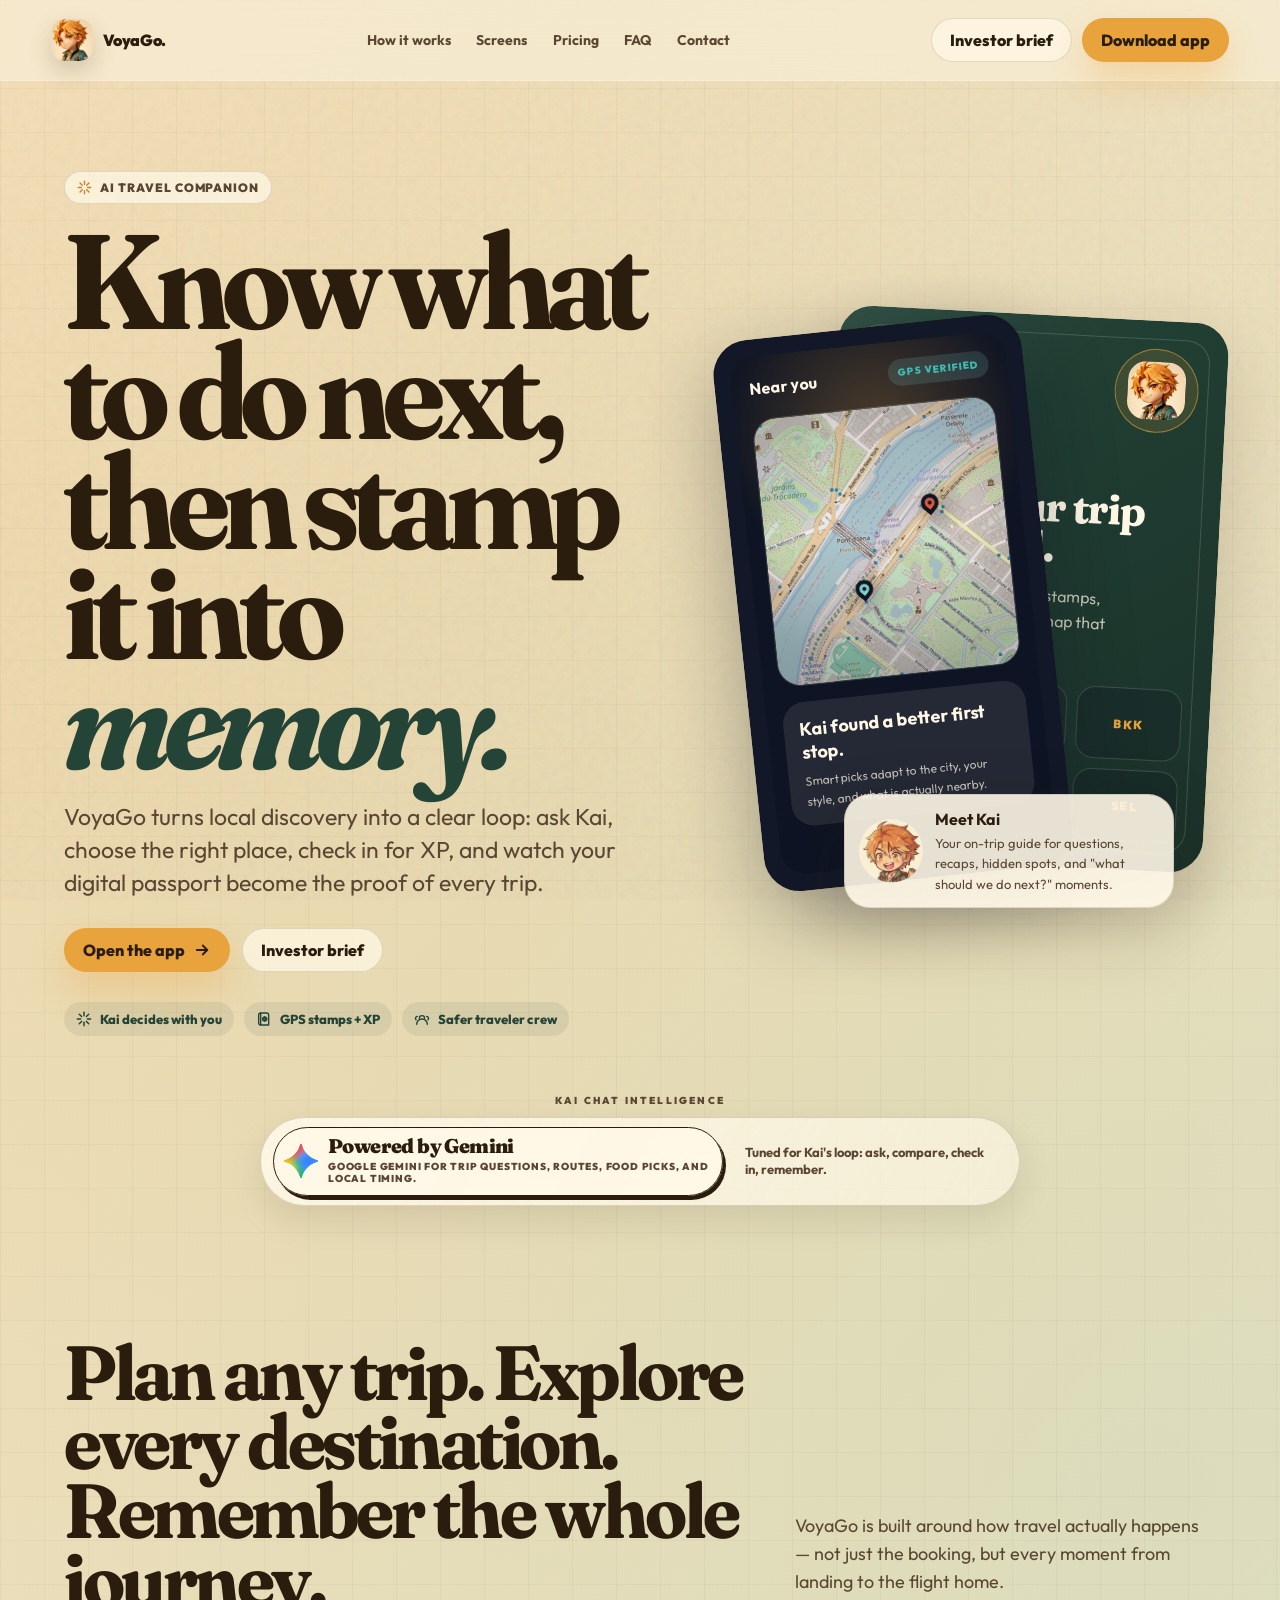
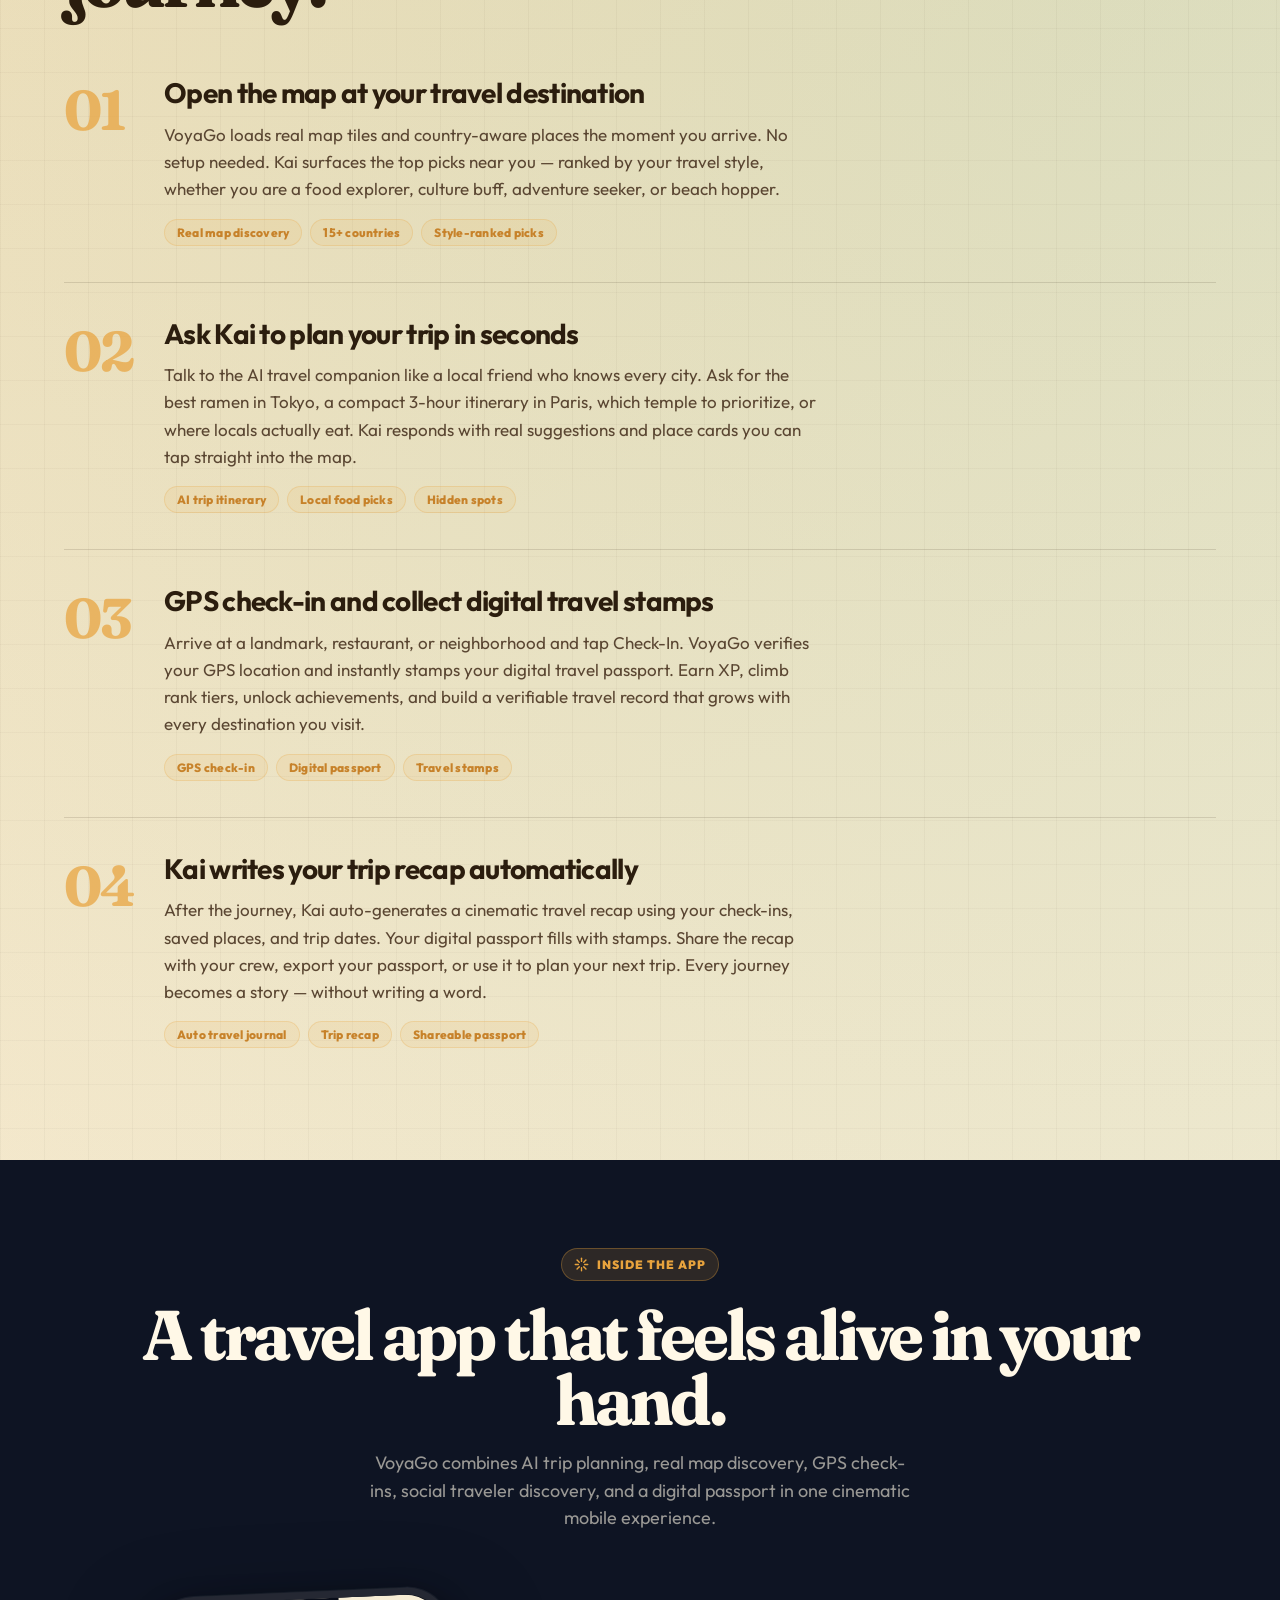
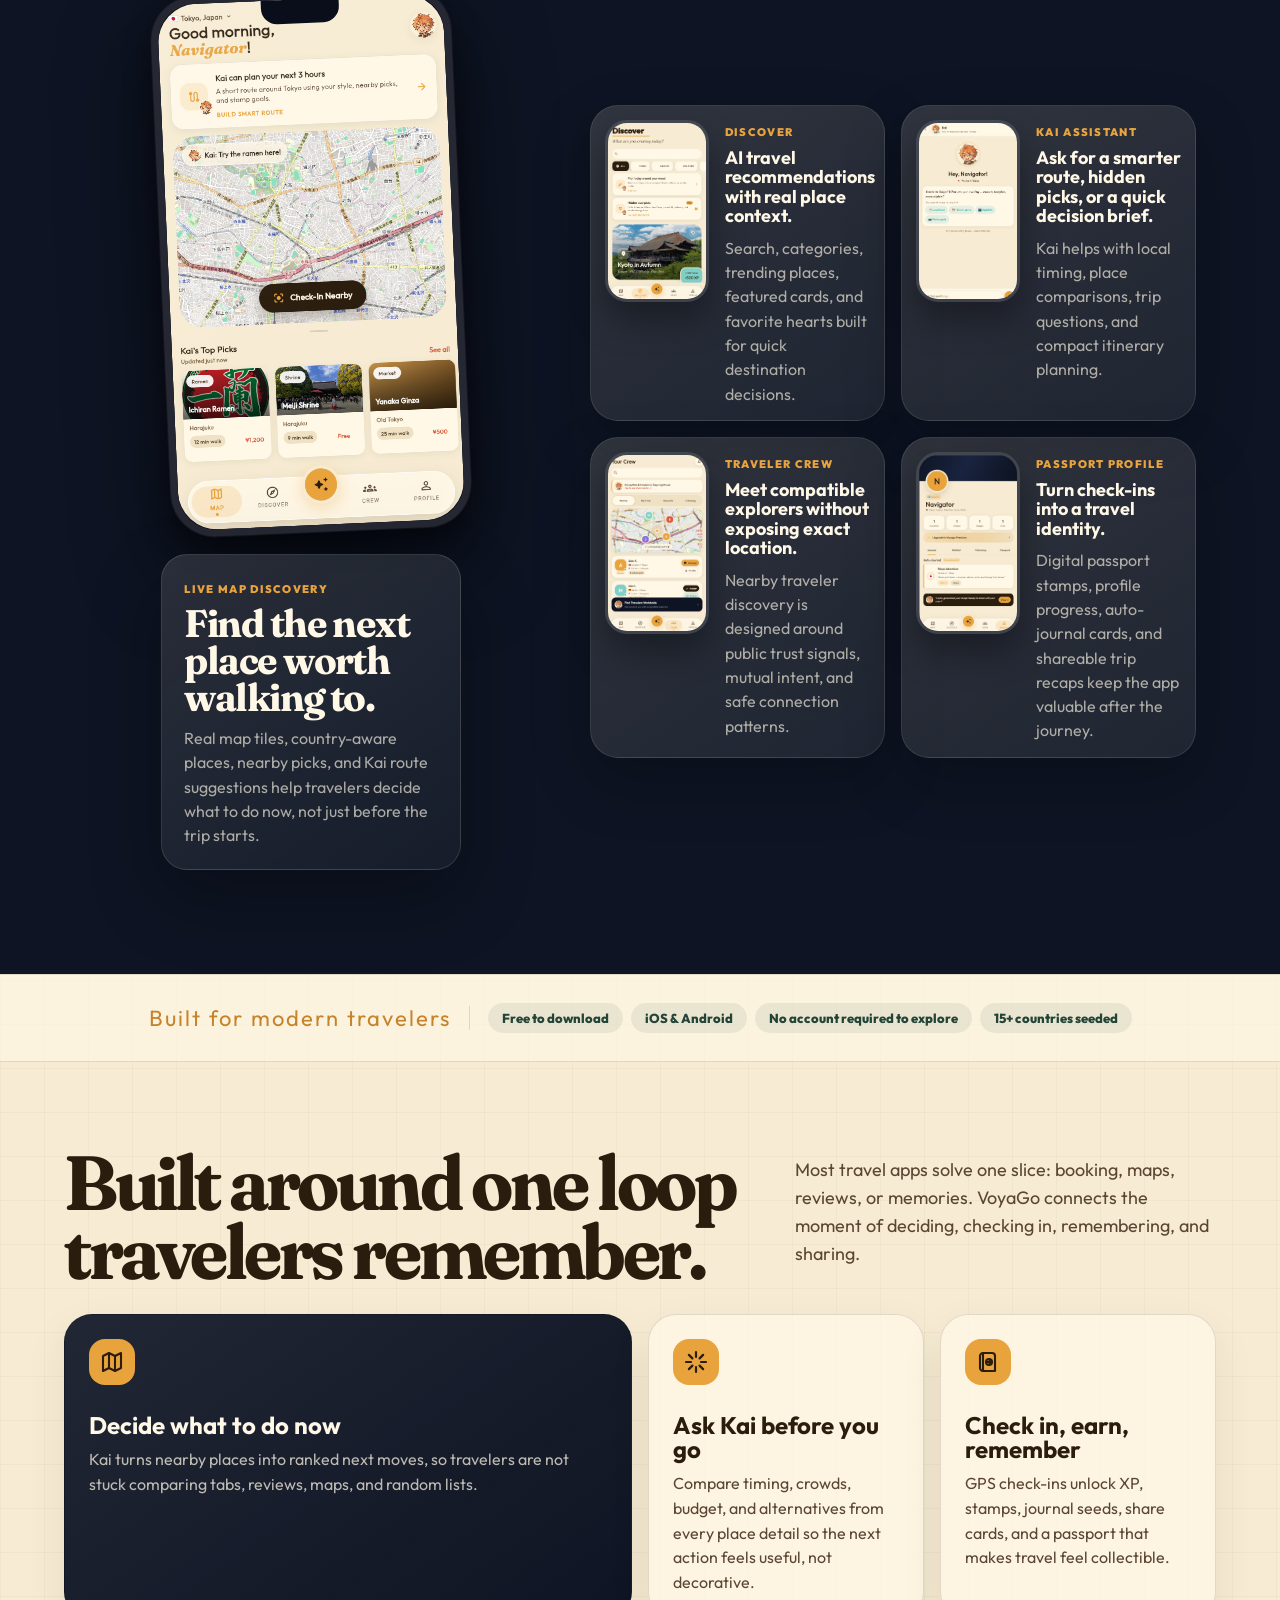
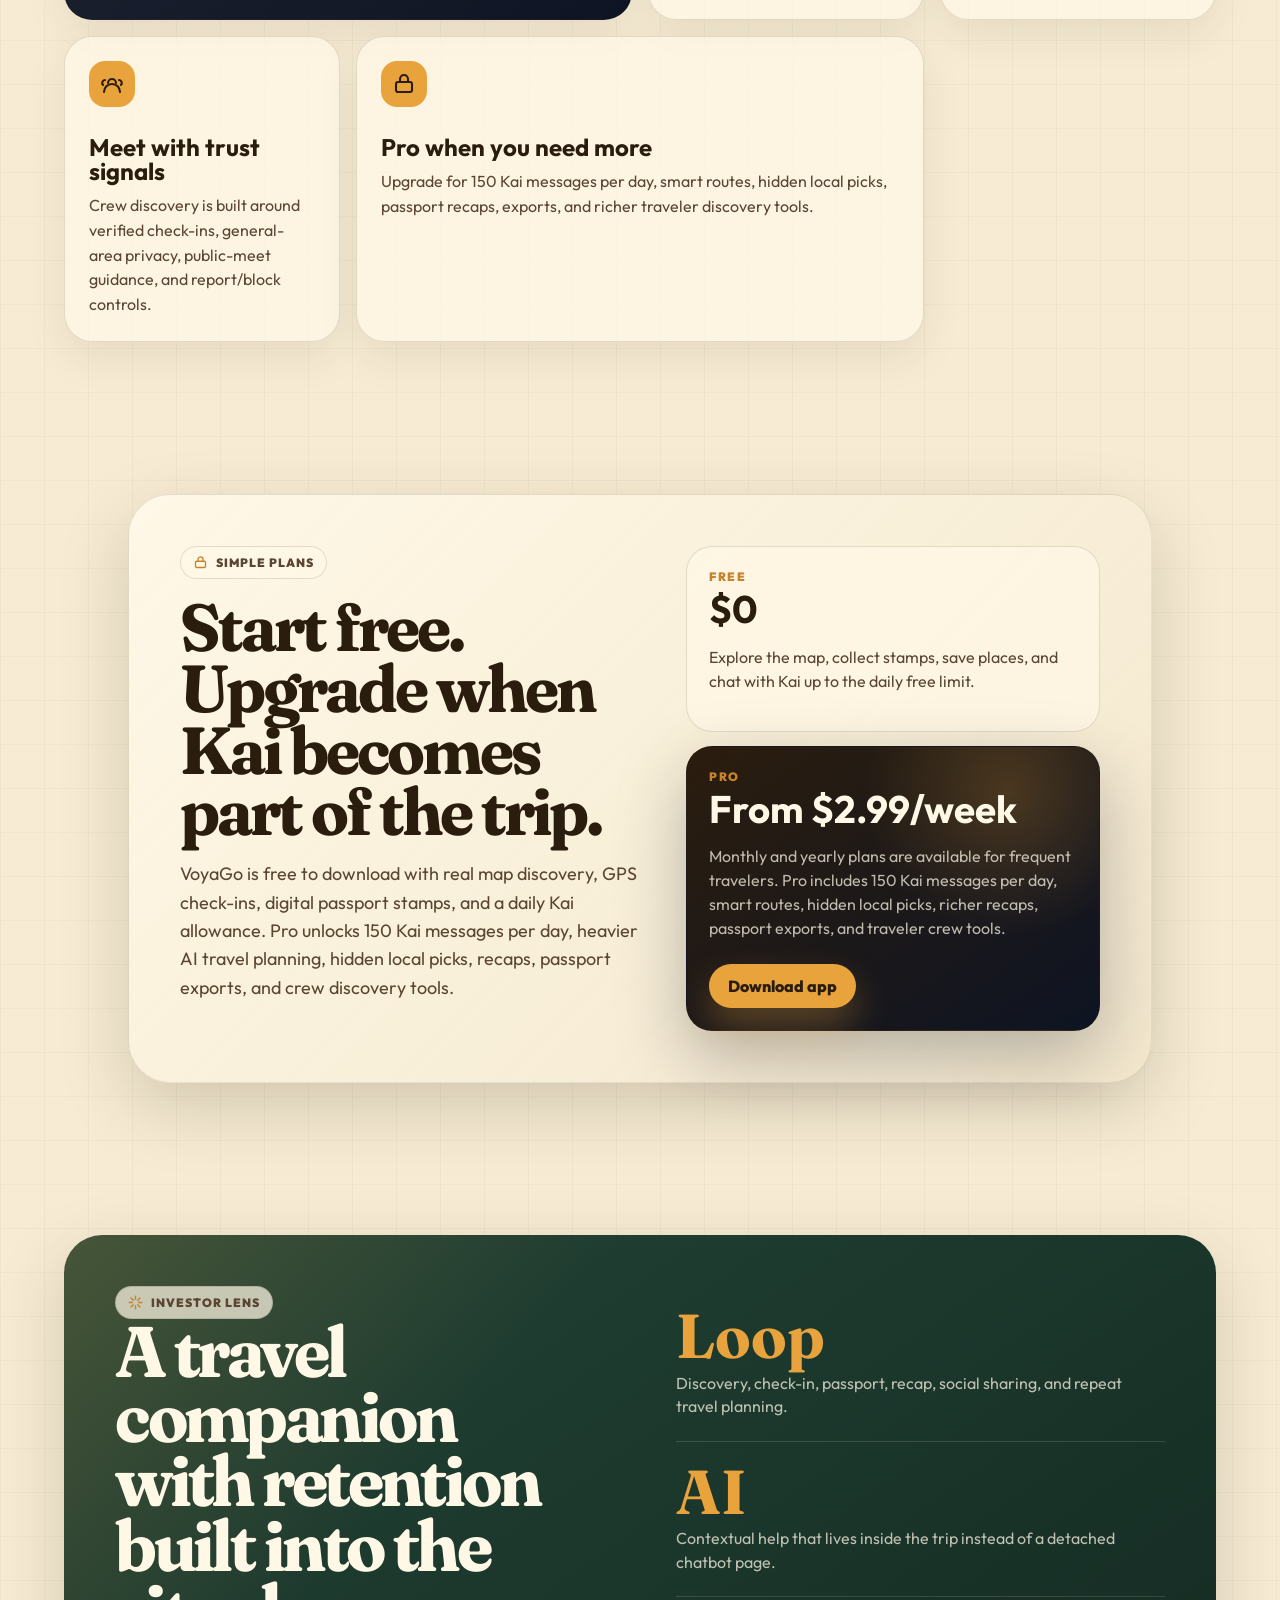
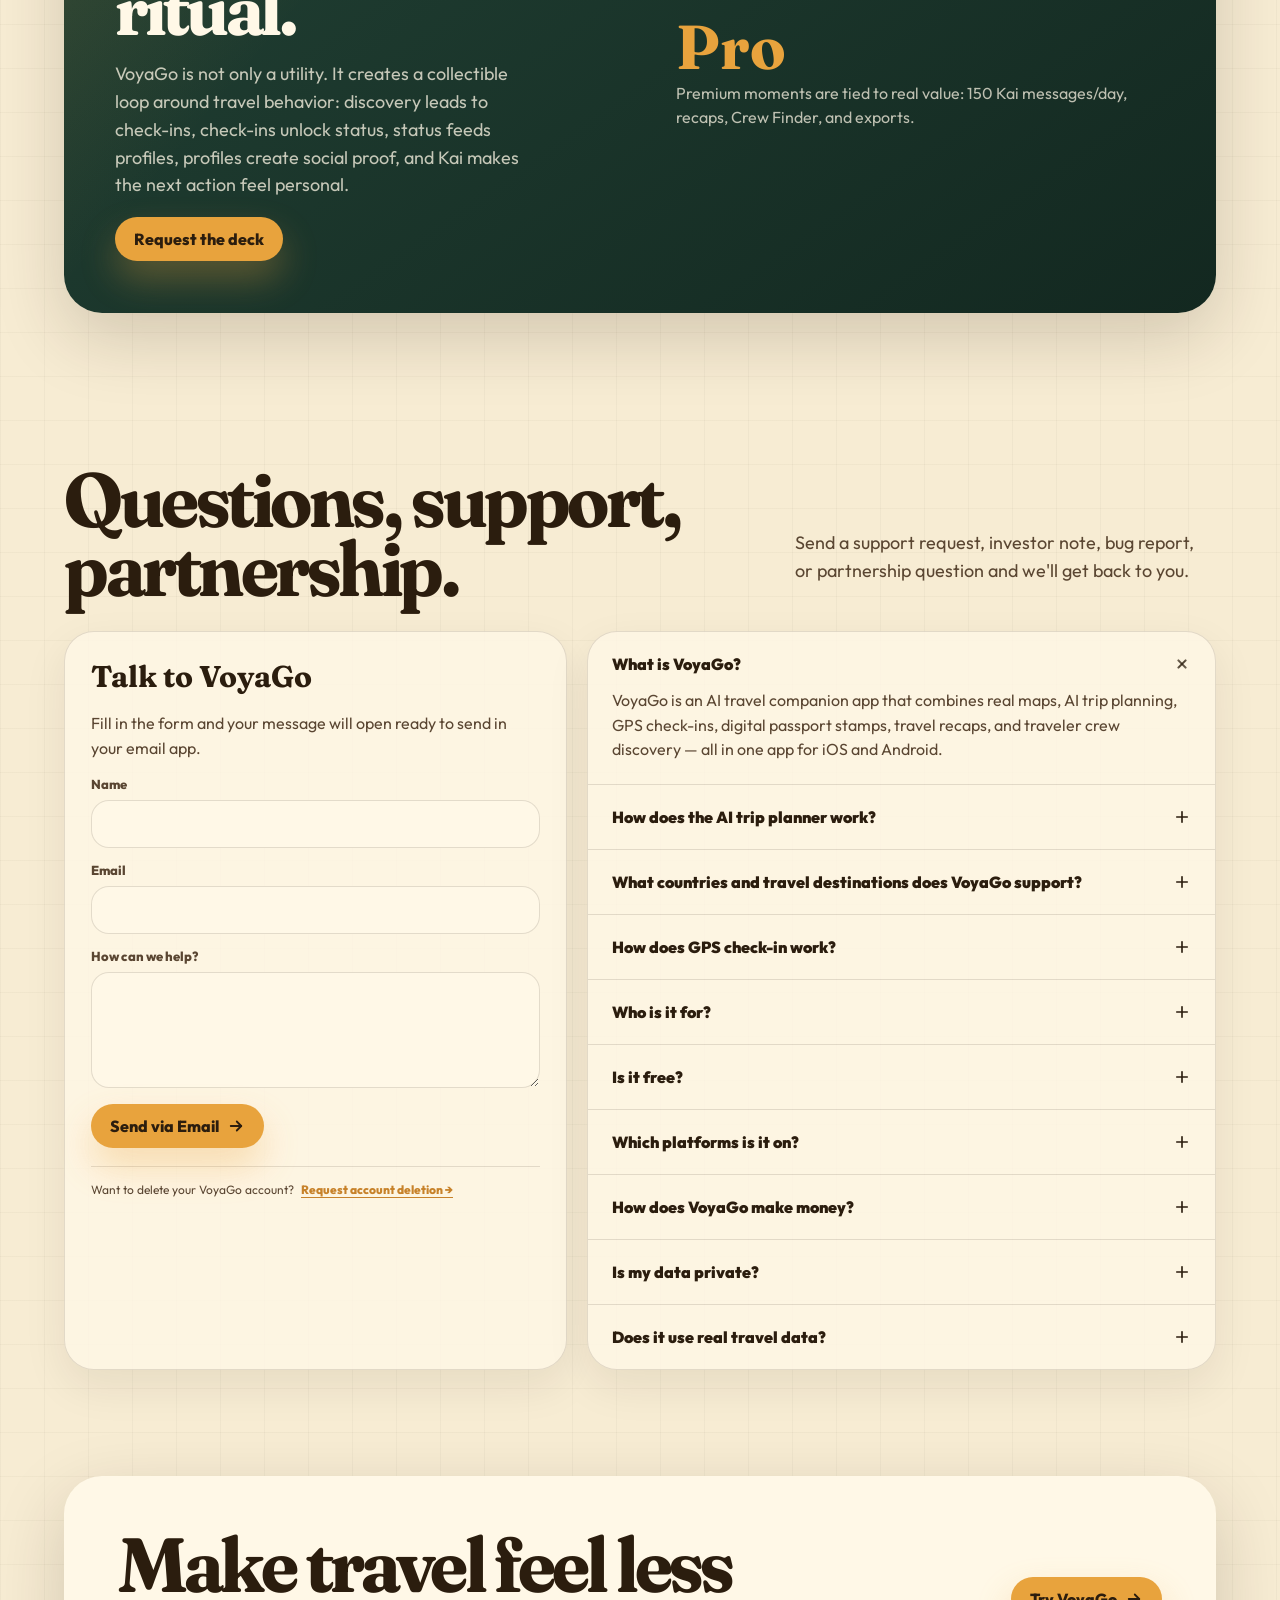
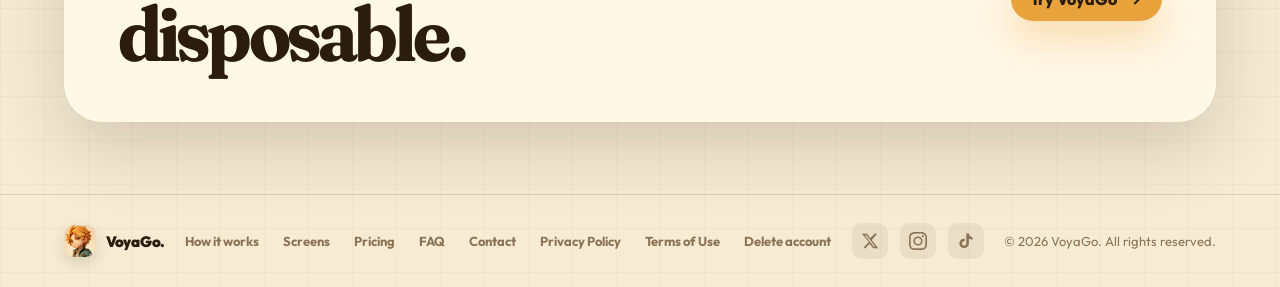
<file: index.html>
﻿<!DOCTYPE html>
<html lang="en">
<head>
  <meta charset="UTF-8">
  <meta name="viewport" content="width=device-width, initial-scale=1.0">
  <meta name="description" content="VoyaGo is an AI travel companion that helps you decide what to do now, ask Kai for smarter local guidance, unlock GPS check-in stamps, and turn every trip into a digital passport.">
  <meta name="keywords" content="AI travel app, AI travel planner, trip planning app, smart itinerary planner, GPS check-in app, digital travel passport, travel stamps app, travel companion app, local discovery app">
  <link rel="canonical" href="https://voyagoo.app/">

  <!-- Open Graph -->
  <meta property="og:type" content="website">
  <meta property="og:site_name" content="VoyaGo">
  <meta property="og:title" content="VoyaGo - AI travel companion">
  <meta property="og:description" content="Ask Kai what to do now, open real place details, check in for XP and passport stamps, then turn your trip into a shareable travel story.">
  <meta property="og:image" content="https://voyagoo.app/landing-assets/og-cover.png">
  <meta property="og:url" content="https://voyagoo.app">

  <!-- Twitter Card -->
  <meta name="twitter:card" content="summary_large_image">
  <meta name="twitter:title" content="VoyaGo - AI travel companion and digital passport">
  <meta name="twitter:description" content="AI trip planning, real map discovery, GPS check-ins, travel stamps, recaps, and traveler crew discovery in one app.">
  <meta name="twitter:image" content="https://voyagoo.app/landing-assets/og-cover.png">

  <meta name="robots" content="index, follow">
  <meta name="author" content="VoyaGo">
  <meta name="theme-color" content="#e8a33d">
  <meta name="mobile-web-app-capable" content="yes">
  <meta name="apple-mobile-web-app-title" content="VoyaGo">

  <title>VoyaGo | AI Travel Companion, GPS Stamps & Digital Passport</title>
  <link rel="icon" type="image/png" href="favicon.png">
  <link rel="apple-touch-icon" href="icons/Icon-192.png">

  <!-- Preload critical font for LCP -->
  <link rel="preconnect" href="https://fonts.googleapis.com">
  <link rel="preconnect" href="https://fonts.gstatic.com" crossorigin>
  <link rel="preload" as="style" href="https://fonts.googleapis.com/css2?family=Fraunces:opsz,wght,SOFT,WONK@9..144,700..900,50,1&family=Outfit:wght@400;600;800;900&display=swap">

  <link rel="sitemap" type="application/xml" title="Sitemap" href="/sitemap.xml">
  <link rel="stylesheet" href="landing.css">

  <!-- Schema: SoftwareApplication -->
  <script type="application/ld+json">
  {
    "@context": "https://schema.org",
    "@type": "SoftwareApplication",
    "name": "VoyaGo",
    "applicationCategory": "TravelApplication",
    "operatingSystem": "iOS, Android",
    "description": "AI travel companion app for trip planning, real map discovery, GPS check-ins, digital passport stamps, travel recaps, and traveler crew discovery.",
    "url": "https://voyagoo.app",
    "screenshot": "https://voyagoo.app/landing-assets/screen-map.png",
    "featureList": "AI trip planning, GPS check-ins, digital passport stamps, travel maps, traveler crew discovery, travel recaps",
    "offers": {
      "@type": "Offer",
      "price": "0",
      "priceCurrency": "USD",
      "description": "Free to download. Pro plans from $2.99/week."
    },
    "aggregateRating": {
      "@type": "AggregateRating",
      "ratingValue": "5",
      "ratingCount": "1"
    }
  }
  </script>

  <!-- Schema: Organization -->
  <script type="application/ld+json">
  {
    "@context": "https://schema.org",
    "@type": "Organization",
    "name": "VoyaGo",
    "url": "https://voyagoo.app",
    "logo": "https://voyagoo.app/icons/Icon-192.png",
    "description": "VoyaGo makes travel feel alive — AI trip planning, GPS check-ins, digital passport stamps, and traveler crew discovery in one app.",
    "contactPoint": {
      "@type": "ContactPoint",
      "contactType": "customer support",
      "email": "support@voyagoo.app"
    },
    "sameAs": [
      "https://twitter.com/voyagoapp",
      "https://instagram.com/voyagoapp",
      "https://tiktok.com/@voyagoapp"
    ]
  }
  </script>

  <!-- Schema: FAQPage — enables rich snippet accordions in search results -->
  <script type="application/ld+json">
  {
    "@context": "https://schema.org",
    "@type": "FAQPage",
    "mainEntity": [
      {
        "@type": "Question",
        "name": "What is VoyaGo?",
        "acceptedAnswer": {
          "@type": "Answer",
          "text": "VoyaGo is an AI travel companion app that combines real map discovery, AI trip planning with Kai, GPS check-ins, collectible digital passport stamps, travel recaps, and traveler crew discovery. It is available on iOS and Android, free to download."
        }
      },
      {
        "@type": "Question",
        "name": "How does the AI travel planner work?",
        "acceptedAnswer": {
          "@type": "Answer",
          "text": "VoyaGo uses Kai, an AI travel companion. You can ask Kai anything — best local food, hidden spots, compact itinerary ideas, or what to do next. Kai responds with real suggestions, nearby place cards, and smart route ideas based on your location and travel style."
        }
      },
      {
        "@type": "Question",
        "name": "How does GPS check-in work when traveling?",
        "acceptedAnswer": {
          "@type": "Answer",
          "text": "When you arrive at a place — a landmark, restaurant, or neighborhood — tap Check-In on the place detail screen. VoyaGo verifies your GPS location, stamps your digital travel passport, awards XP, and auto-logs the visit. Your travel history builds automatically as you explore."
        }
      },
      {
        "@type": "Question",
        "name": "What countries does VoyaGo support?",
        "acceptedAnswer": {
          "@type": "Answer",
          "text": "VoyaGo supports 15+ travel destinations including Japan, France, Thailand, Brazil, Egypt, Spain, Greece, Indonesia, Italy, Morocco, Mexico, USA, and Vietnam. Each destination has real map content, Kai-curated local picks, featured places, and GPS check-in locations."
        }
      },
      {
        "@type": "Question",
        "name": "Can VoyaGo help me plan a trip itinerary?",
        "acceptedAnswer": {
          "@type": "Answer",
          "text": "Yes. Kai can plan a compact itinerary for any duration — a 3-hour route, a full-day plan, or a weekend guide — based on your current location, travel style (food explorer, culture buff, adventure seeker), and budget. Just ask Kai in the chat."
        }
      },
      {
        "@type": "Question",
        "name": "Is VoyaGo free to use?",
        "acceptedAnswer": {
          "@type": "Answer",
          "text": "VoyaGo is free to download and includes real map discovery, GPS check-ins, digital passport stamps, and daily Kai AI messages. Pro plans start at $2.99 per week and unlock 150 Kai messages per day, smart routes, hidden local picks, travel recaps, passport exports, and richer crew features."
        }
      },
      {
        "@type": "Question",
        "name": "Which platforms is VoyaGo available on?",
        "acceptedAnswer": {
          "@type": "Answer",
          "text": "VoyaGo is available on iOS (iPhone) and Android. Download it free from the Apple App Store or Google Play Store."
        }
      },
      {
        "@type": "Question",
        "name": "Is my location and travel data private?",
        "acceptedAnswer": {
          "@type": "Answer",
          "text": "Yes. VoyaGo only accesses your location when you grant permission, and only uses it for GPS check-ins and nearby place discovery. We do not sell your data or share it with advertisers. Full details are in our Privacy Policy at voyagoo.app/privacy.html."
        }
      }
    ]
  }
  </script>
</head>
<body>
  <svg aria-hidden="true" width="0" height="0" style="position:absolute">
    <symbol id="icon-arrow" viewBox="0 0 24 24" fill="none" stroke="currentColor" stroke-width="2.4" stroke-linecap="round" stroke-linejoin="round">
      <path d="M5 12h14"></path><path d="m13 6 6 6-6 6"></path>
    </symbol>
    <symbol id="icon-map" viewBox="0 0 24 24" fill="none" stroke="currentColor" stroke-width="2.1" stroke-linecap="round" stroke-linejoin="round">
      <path d="M9 18 3 21V6l6-3 6 3 6-3v15l-6 3-6-3Z"></path><path d="M9 3v15"></path><path d="M15 6v15"></path>
    </symbol>
    <symbol id="icon-spark" viewBox="0 0 24 24" fill="none" stroke="currentColor" stroke-width="2.2" stroke-linecap="round" stroke-linejoin="round">
      <path d="M12 2v5"></path><path d="M12 17v5"></path><path d="m4.9 4.9 3.5 3.5"></path><path d="m15.6 15.6 3.5 3.5"></path><path d="M2 12h5"></path><path d="M17 12h5"></path><path d="m4.9 19.1 3.5-3.5"></path><path d="m15.6 8.4 3.5-3.5"></path>
    </symbol>
    <symbol id="icon-passport" viewBox="0 0 24 24" fill="none" stroke="currentColor" stroke-width="2.1" stroke-linecap="round" stroke-linejoin="round">
      <path d="M7 3h9a3 3 0 0 1 3 3v15H7a3 3 0 0 1-3-3V6a3 3 0 0 1 3-3Z"></path><path d="M7 3v18"></path><path d="M13 9a3 3 0 1 0 0 6 3 3 0 0 0 0-6Z"></path><path d="M10 12h6"></path><path d="M13 9c1 1.2 1 4.8 0 6"></path>
    </symbol>
    <symbol id="icon-crew" viewBox="0 0 24 24" fill="none" stroke="currentColor" stroke-width="2.1" stroke-linecap="round" stroke-linejoin="round">
      <path d="M16 11a4 4 0 1 0-8 0"></path><path d="M4 20a8 8 0 0 1 16 0"></path><path d="M19 8a3 3 0 0 1 2 5"></path><path d="M5 8a3 3 0 0 0-2 5"></path>
    </symbol>
    <symbol id="icon-lock" viewBox="0 0 24 24" fill="none" stroke="currentColor" stroke-width="2.1" stroke-linecap="round" stroke-linejoin="round">
      <rect x="4" y="10" width="16" height="10" rx="2"></rect><path d="M8 10V7a4 4 0 0 1 8 0v3"></path>
    </symbol>
    <symbol id="icon-plus" viewBox="0 0 24 24" fill="none" stroke="currentColor" stroke-width="2.2" stroke-linecap="round">
      <path d="M12 5v14"></path><path d="M5 12h14"></path>
    </symbol>
    <symbol id="icon-close" viewBox="0 0 24 24" fill="none" stroke="currentColor" stroke-width="2.4" stroke-linecap="round">
      <path d="M18 6 6 18"></path><path d="m6 6 12 12"></path>
    </symbol>
  </svg>

  <div class="page-shell">
    <header class="site-nav">
      <a class="brand-mark" href="#top" aria-label="VoyaGo home">
        <img src="icons/Icon-192.png" alt="VoyaGo app icon">
        <span>VoyaGo.</span>
      </a>
      <nav class="nav-links" aria-label="Primary navigation">
        <a href="#how-it-works">How it works</a>
        <a href="#screens">Screens</a>
        <a href="#pricing">Pricing</a>
        <a href="#faq">FAQ</a>
        <a href="#support">Contact</a>
      </nav>
      <div class="nav-actions">
        <a class="btn btn-ghost" href="#investors">Investor brief</a>
        <a class="btn btn-primary" href="download.html">Download app</a>
      </div>
      <button class="nav-burger" id="burger" aria-label="Open menu" aria-expanded="false">
        <span></span><span></span><span></span>
      </button>
    </header>

    <!-- Mobile nav -->
    <div class="mobile-nav" id="mobile-nav" aria-hidden="true">
      <button class="mobile-nav-close" id="burger-close" aria-label="Close menu">
        <svg width="24" height="24"><use href="#icon-close"></use></svg>
      </button>
      <nav>
        <a href="#how-it-works">How it works</a>
        <a href="#screens">Screens</a>
        <a href="#pricing">Pricing</a>
        <a href="#faq">FAQ</a>
        <a href="#support">Contact</a>
      </nav>
      <div class="mobile-nav-actions">
        <a class="btn btn-ghost" href="#support">Ask for help</a>
        <a class="btn btn-primary" href="download.html">Download app</a>
      </div>
    </div>
    <div class="mobile-nav-backdrop" id="nav-backdrop"></div>

    <main id="top">
      <section class="hero" aria-labelledby="hero-title">
        <div class="hero-copyblock">
          <div class="eyebrow reveal">
            <svg><use href="#icon-spark"></use></svg>
            AI travel companion
          </div>
          <h1 id="hero-title" class="reveal delay-1">Know what to do next, then stamp it into <em>memory.</em></h1>
          <p class="hero-copy reveal delay-2">
            VoyaGo turns local discovery into a clear loop: ask Kai, choose the right place, check in for XP, and watch your digital passport become the proof of every trip.
          </p>
          <div class="hero-actions reveal delay-3">
            <a class="btn btn-primary" href="download.html">
              Open the app
              <svg><use href="#icon-arrow"></use></svg>
            </a>
            <a class="btn btn-ghost" href="#investors">Investor brief</a>
          </div>
          <div class="trust-row reveal delay-3" aria-label="Product highlights">
            <span class="trust-pill"><svg><use href="#icon-spark"></use></svg>Kai decides with you</span>
            <span class="trust-pill"><svg><use href="#icon-passport"></use></svg>GPS stamps + XP</span>
            <span class="trust-pill"><svg><use href="#icon-crew"></use></svg>Safer traveler crew</span>
          </div>
        </div>

        <div class="hero-stage reveal delay-2" aria-label="VoyaGo product preview">
          <article class="passport-card">
            <div class="passport-top">
              <div>
                <div class="passport-label">VOYAGO</div>
                <div class="passport-sub">Digital Passport</div>
              </div>
              <div class="stamp-ring">
                <img src="icons/Icon-192.png" alt="VoyaGo stamp mark">
              </div>
            </div>
            <h2>Proof your trip happened.</h2>
            <p>Verified check-ins become stamps, XP, journals, recaps, and a map that grows with every city.</p>
            <div class="stamp-grid" aria-hidden="true">
              <span class="stamp-cell">TYO</span>
              <span class="stamp-cell">PAR</span>
              <span class="stamp-cell">BKK</span>
              <span class="stamp-cell">RIO</span>
              <span class="stamp-cell">ROM</span>
              <span class="stamp-cell">SEL</span>
            </div>
          </article>

          <article class="phone-card">
            <div class="phone-screen">
              <div class="phone-header">
                <strong>Near you</strong>
                <span class="phone-pill">GPS VERIFIED</span>
              </div>
              <div class="phone-map">
                <img src="landing-assets/osm-eiffel-map-clean.png" alt="Map view of the Eiffel Tower area in Paris">
                <div class="map-glass" aria-hidden="true">
                  <span class="osm-pin pin-one"></span>
                  <span class="osm-pin pin-two"></span>
                </div>
              </div>
              <div class="phone-panel">
                <strong>Kai found a better first stop.</strong>
                <span>Smart picks adapt to the city, your style, and what is actually nearby.</span>
              </div>
            </div>
          </article>

          <aside class="kai-ticket">
            <img src="landing-assets/kai-excited.png" alt="Kai, VoyaGo's illustrated AI travel companion" fetchpriority="high">
            <div>
              <strong>Meet Kai</strong>
              <span>Your on-trip guide for questions, recaps, hidden spots, and "what should we do next?" moments.</span>
            </div>
          </aside>
        </div>
      </section>

      <section class="ai-engine reveal-scroll" aria-labelledby="ai-engine-title">
        <p class="ai-engine-kicker">Kai chat intelligence</p>
        <div class="ai-engine-card">
          <div class="ai-provider">
            <img class="gemini-logo" src="landing-assets/google-gemini-icon.svg" alt="" aria-hidden="true">
            <div>
              <strong id="ai-engine-title">Powered by Gemini</strong>
              <span>Google Gemini for trip questions, routes, food picks, and local timing.</span>
            </div>
          </div>
          <div class="ai-engine-note">
            Tuned for Kai's loop: ask, compare, check in, remember.
          </div>
        </div>
      </section>

      <!-- ─── How it works ─── -->
      <section id="how-it-works" class="how-section" aria-labelledby="how-title">
        <div class="section-head reveal-scroll">
          <h2 id="how-title">Plan any trip. Explore every destination. Remember the whole journey.</h2>
          <p>VoyaGo is built around how travel actually happens — not just the booking, but every moment from landing to the flight home.</p>
        </div>
        <ol class="how-steps">
          <li class="how-step reveal-scroll">
            <div class="how-num">01</div>
            <div class="how-body">
              <h3>Open the map at your travel destination</h3>
              <p>VoyaGo loads real map tiles and country-aware places the moment you arrive. No setup needed. Kai surfaces the top picks near you — ranked by your travel style, whether you are a food explorer, culture buff, adventure seeker, or beach hopper.</p>
              <ul class="how-tags">
                <li>Real map discovery</li>
                <li>15+ countries</li>
                <li>Style-ranked picks</li>
              </ul>
            </div>
          </li>
          <li class="how-step reveal-scroll">
            <div class="how-num">02</div>
            <div class="how-body">
              <h3>Ask Kai to plan your trip in seconds</h3>
              <p>Talk to the AI travel companion like a local friend who knows every city. Ask for the best ramen in Tokyo, a compact 3-hour itinerary in Paris, which temple to prioritize, or where locals actually eat. Kai responds with real suggestions and place cards you can tap straight into the map.</p>
              <ul class="how-tags">
                <li>AI trip itinerary</li>
                <li>Local food picks</li>
                <li>Hidden spots</li>
              </ul>
            </div>
          </li>
          <li class="how-step reveal-scroll">
            <div class="how-num">03</div>
            <div class="how-body">
              <h3>GPS check-in and collect digital travel stamps</h3>
              <p>Arrive at a landmark, restaurant, or neighborhood and tap Check-In. VoyaGo verifies your GPS location and instantly stamps your digital travel passport. Earn XP, climb rank tiers, unlock achievements, and build a verifiable travel record that grows with every destination you visit.</p>
              <ul class="how-tags">
                <li>GPS check-in</li>
                <li>Digital passport</li>
                <li>Travel stamps</li>
              </ul>
            </div>
          </li>
          <li class="how-step reveal-scroll">
            <div class="how-num">04</div>
            <div class="how-body">
              <h3>Kai writes your trip recap automatically</h3>
              <p>After the journey, Kai auto-generates a cinematic travel recap using your check-ins, saved places, and trip dates. Your digital passport fills with stamps. Share the recap with your crew, export your passport, or use it to plan your next trip. Every journey becomes a story — without writing a word.</p>
              <ul class="how-tags">
                <li>Auto travel journal</li>
                <li>Trip recap</li>
                <li>Shareable passport</li>
              </ul>
            </div>
          </li>
        </ol>
      </section>

      <!-- App screens showcase -->
      <section id="screens" class="screens-section reveal-scroll" aria-labelledby="screens-title">
        <div class="screens-head">
          <div class="eyebrow eyebrow-gold">
            <svg><use href="#icon-spark"></use></svg>
            Inside the app
          </div>
          <h2 id="screens-title">A travel app that feels alive in your hand.</h2>
          <p>VoyaGo combines AI trip planning, real map discovery, GPS check-ins, social traveler discovery, and a digital passport in one cinematic mobile experience.</p>
        </div>

        <div class="screens-tour">
          <figure class="screen-hero-phone">
            <div class="sp-frame">
              <div class="sp-notch"></div>
              <img loading="lazy" src="landing-assets/screen-map.png" alt="VoyaGo AI travel map screen with nearby places, Kai recommendations, and GPS check-in discovery">
              <div class="sp-shine"></div>
            </div>
            <figcaption>
              <span class="screen-kicker">Live map discovery</span>
              <strong>Find the next place worth walking to.</strong>
              <p>Real map tiles, country-aware places, nearby picks, and Kai route suggestions help travelers decide what to do now, not just before the trip starts.</p>
            </figcaption>
          </figure>

          <div class="screen-story-grid" role="list">
            <article class="screen-story-card" role="listitem">
              <img loading="lazy" src="landing-assets/screen-discover.png" alt="VoyaGo Discover screen with featured travel card, categories, and trending places">
              <div>
                <span>Discover</span>
                <strong>AI travel recommendations with real place context.</strong>
                <p>Search, categories, trending places, featured cards, and favorite hearts built for quick destination decisions.</p>
              </div>
            </article>
            <article class="screen-story-card" role="listitem">
              <img loading="lazy" src="landing-assets/screen-chat.png" alt="VoyaGo Kai AI chat screen with quick travel planning prompts">
              <div>
                <span>Kai assistant</span>
                <strong>Ask for a smarter route, hidden picks, or a quick decision brief.</strong>
                <p>Kai helps with local timing, place comparisons, trip questions, and compact itinerary planning.</p>
              </div>
            </article>
            <article class="screen-story-card" role="listitem">
              <img loading="lazy" src="landing-assets/screen-crew.png" alt="VoyaGo Crew screen showing nearby traveler discovery and social connection cards">
              <div>
                <span>Traveler crew</span>
                <strong>Meet compatible explorers without exposing exact location.</strong>
                <p>Nearby traveler discovery is designed around public trust signals, mutual intent, and safe connection patterns.</p>
              </div>
            </article>
            <article class="screen-story-card" role="listitem">
              <img loading="lazy" src="landing-assets/screen-profile.png" alt="VoyaGo profile and travel journal screen with stats and recaps">
              <div>
                <span>Passport profile</span>
                <strong>Turn check-ins into a travel identity.</strong>
                <p>Digital passport stamps, profile progress, auto-journal cards, and shareable trip recaps keep the app valuable after the journey.</p>
              </div>
            </article>
          </div>
        </div>
      </section>

      <!-- Social proof strip -->
      <div class="proof-strip reveal-scroll">
        <div class="proof-stars" aria-label="Product proof">Built for modern travelers</div>
        <div class="proof-divider"></div>
        <div class="proof-pills">
          <span class="proof-pill">Free to download</span>
          <span class="proof-pill">iOS & Android</span>
          <span class="proof-pill">No account required to explore</span>
          <span class="proof-pill">15+ countries seeded</span>
        </div>
      </div>

      <section id="product" aria-labelledby="product-title">
        <div class="section-head reveal-scroll">
          <h2 id="product-title">Built around one loop travelers remember.</h2>
          <p>Most travel apps solve one slice: booking, maps, reviews, or memories. VoyaGo connects the moment of deciding, checking in, remembering, and sharing.</p>
        </div>

        <div class="feature-grid">
          <article class="feature-card large dark reveal-scroll">
            <div class="icon-box"><svg><use href="#icon-map"></use></svg></div>
            <h3>Decide what to do now</h3>
            <p>Kai turns nearby places into ranked next moves, so travelers are not stuck comparing tabs, reviews, maps, and random lists.</p>
          </article>
          <article class="feature-card small reveal-scroll">
            <div class="icon-box"><svg><use href="#icon-spark"></use></svg></div>
            <h3>Ask Kai before you go</h3>
            <p>Compare timing, crowds, budget, and alternatives from every place detail so the next action feels useful, not decorative.</p>
          </article>
          <article class="feature-card small reveal-scroll">
            <div class="icon-box"><svg><use href="#icon-passport"></use></svg></div>
            <h3>Check in, earn, remember</h3>
            <p>GPS check-ins unlock XP, stamps, journal seeds, share cards, and a passport that makes travel feel collectible.</p>
          </article>
          <article class="feature-card small reveal-scroll">
            <div class="icon-box"><svg><use href="#icon-crew"></use></svg></div>
            <h3>Meet with trust signals</h3>
            <p>Crew discovery is built around verified check-ins, general-area privacy, public-meet guidance, and report/block controls.</p>
          </article>
          <article class="feature-card large reveal-scroll">
            <div class="icon-box"><svg><use href="#icon-lock"></use></svg></div>
            <h3>Pro when you need more</h3>
            <p>Upgrade for 150 Kai messages per day, smart routes, hidden local picks, passport recaps, exports, and richer traveler discovery tools.</p>
          </article>
        </div>
      </section>

      <section id="pricing" aria-labelledby="pricing-title">
        <div class="pricing-band reveal-scroll">
          <div class="pricing-copy">
            <div class="eyebrow">
              <svg><use href="#icon-lock"></use></svg>
              Simple plans
            </div>
            <h2 id="pricing-title">Start free. Upgrade when Kai becomes part of the trip.</h2>
            <p>VoyaGo is free to download with real map discovery, GPS check-ins, digital passport stamps, and a daily Kai allowance. Pro unlocks 150 Kai messages per day, heavier AI travel planning, hidden local picks, recaps, passport exports, and crew discovery tools.</p>
          </div>
          <div class="pricing-cards" aria-label="VoyaGo pricing overview">
            <article class="price-card">
              <span>Free</span>
              <strong>$0</strong>
              <p>Explore the map, collect stamps, save places, and chat with Kai up to the daily free limit.</p>
            </article>
            <article class="price-card featured">
              <span>Pro</span>
              <strong>From $2.99/week</strong>
              <p>Monthly and yearly plans are available for frequent travelers. Pro includes 150 Kai messages per day, smart routes, hidden local picks, richer recaps, passport exports, and traveler crew tools.</p>
              <a class="btn btn-primary" href="download.html">Download app</a>
            </article>
          </div>
        </div>
      </section>

      <section id="investors" aria-labelledby="investor-title">
        <div class="investor-band reveal-scroll">
          <div class="investor-copy">
            <div class="eyebrow">
              <svg><use href="#icon-spark"></use></svg>
              Investor lens
            </div>
            <h2 id="investor-title">A travel companion with retention built into the ritual.</h2>
            <p>VoyaGo is not only a utility. It creates a collectible loop around travel behavior: discovery leads to check-ins, check-ins unlock status, status feeds profiles, profiles create social proof, and Kai makes the next action feel personal.</p>
            <a class="btn btn-primary" href="#support">Request the deck</a>
          </div>
          <div class="investor-metrics" aria-label="Investor highlights">
            <div class="metric">
              <strong>Loop</strong>
              <span>Discovery, check-in, passport, recap, social sharing, and repeat travel planning.</span>
            </div>
            <div class="metric">
              <strong>AI</strong>
              <span>Contextual help that lives inside the trip instead of a detached chatbot page.</span>
            </div>
            <div class="metric">
              <strong>Pro</strong>
              <span>Premium moments are tied to real value: 150 Kai messages/day, recaps, Crew Finder, and exports.</span>
            </div>
          </div>
        </div>
      </section>

      <section id="support" aria-labelledby="support-title">
        <div class="section-head reveal-scroll">
          <h2 id="support-title">Questions, support, partnership.</h2>
          <p>Send a support request, investor note, bug report, or partnership question and we'll get back to you.</p>
        </div>

        <div class="support-layout">
          <form class="support-card" data-contact-form>
            <h3 class="serif">Talk to VoyaGo</h3>
            <p>Fill in the form and your message will open ready to send in your email app.</p>
            <div class="field">
              <label for="name">Name</label>
              <input id="name" name="name" autocomplete="name" required>
            </div>
            <div class="field">
              <label for="email">Email</label>
              <input id="email" name="email" type="email" autocomplete="email" required>
            </div>
            <div class="field">
              <label for="message">How can we help?</label>
              <textarea id="message" name="message" required></textarea>
            </div>
            <p data-form-status aria-live="polite"></p>
            <button class="btn btn-primary" type="submit">
              Send via Email
              <svg><use href="#icon-arrow"></use></svg>
            </button>
            <p class="support-footnote">
              Want to delete your VoyaGo account?
              <a href="delete-account.html">Request account deletion &rarr;</a>
            </p>
          </form>

          <div id="faq" class="faq-panel">
            <details open>
              <summary>What is VoyaGo?<svg><use href="#icon-plus"></use></svg></summary>
              <p>VoyaGo is an AI travel companion app that combines real maps, AI trip planning, GPS check-ins, digital passport stamps, travel recaps, and traveler crew discovery — all in one app for iOS and Android.</p>
            </details>
            <details>
              <summary>How does the AI trip planner work?<svg><use href="#icon-plus"></use></svg></summary>
              <p>VoyaGo includes Kai, an AI travel companion you can chat with inside the app. Ask for a compact itinerary, the best local food near you, hidden spots the tourist guides miss, or how to split a day between two neighborhoods. Kai responds with real suggestions and place cards you can tap directly into the map.</p>
            </details>
            <details>
              <summary>What countries and travel destinations does VoyaGo support?<svg><use href="#icon-plus"></use></svg></summary>
              <p>VoyaGo currently supports 15+ destinations including Japan (Tokyo), France (Paris), Thailand (Bangkok), Brazil (Rio), Egypt, Spain, Greece, Indonesia (Bali), Italy (Rome), Morocco, Mexico, USA, and Vietnam. More destinations are added regularly. Each country has real map content, Kai-curated local picks, and GPS check-in locations.</p>
            </details>
            <details>
              <summary>How does GPS check-in work?<svg><use href="#icon-plus"></use></svg></summary>
              <p>When you arrive at a landmark, restaurant, or neighborhood, tap Check-In on the place detail screen. VoyaGo verifies your GPS location and instantly stamps your digital travel passport, awards XP, and logs the visit in your auto-journal. No manual entry needed — your travel history builds as you explore.</p>
            </details>
            <details>
              <summary>Who is it for?<svg><use href="#icon-plus"></use></svg></summary>
              <p>Explorers who want practical help during trips, people who enjoy collecting memories, social travelers looking for crew, and investors evaluating the future of AI-assisted travel experiences.</p>
            </details>
            <details>
              <summary>Is it free?<svg><use href="#icon-plus"></use></svg></summary>
              <p>VoyaGo is free to download and explore. A premium plan unlocks 150 Kai messages per day, AI trip planning prompts, travel recaps, Crew Finder tools, and passport exports. No credit card required to start.</p>
            </details>
            <details>
              <summary>Which platforms is it on?<svg><use href="#icon-plus"></use></svg></summary>
              <p>VoyaGo is available on iOS and Android. Download it from the App Store or Google Play. No web version is required - the full experience lives in the app.</p>
            </details>
            <details>
              <summary>How does VoyaGo make money?<svg><use href="#icon-plus"></use></svg></summary>
              <p>The app includes a subscription model for premium functionality such as 150 Kai messages per day, richer journal exports, Crew Finder tools, and travel recap features.</p>
            </details>
            <details>
              <summary>Is my data private?<svg><use href="#icon-plus"></use></svg></summary>
              <p>Yes. VoyaGo only uses your location when you grant permission, and only for in-app features like GPS check-ins and nearby discovery. We do not sell your data. See our <a href="privacy.html" style="color:var(--gold-deep);font-weight:800;text-underline-offset:3px;text-decoration:underline">Privacy Policy</a> for full details.</p>
            </details>
            <details>
              <summary>Does it use real travel data?<svg><use href="#icon-plus"></use></svg></summary>
              <p>Yes. The app is built around real map tiles, country-aware places, GPS-based check-ins, and routed place details with external links where available.</p>
            </details>
          </div>
        </div>
      </section>

      <aside class="final-cta reveal-scroll" aria-labelledby="final-title">
        <h2 id="final-title">Make travel feel less disposable.</h2>
        <a class="btn btn-primary" href="download.html">
          Try VoyaGo
          <svg><use href="#icon-arrow"></use></svg>
        </a>
      </aside>
    </main>

    <footer>
      <a class="brand-mark footer-brand" href="#top" aria-label="VoyaGo home">
        <img src="icons/Icon-192.png" alt="VoyaGo app icon">
        <span>VoyaGo.</span>
      </a>
      <nav class="footer-links" aria-label="Footer navigation">
        <a href="#how-it-works">How it works</a>
        <a href="#screens">Screens</a>
        <a href="#pricing">Pricing</a>
        <a href="#faq">FAQ</a>
        <a href="#support">Contact</a>
        <a href="privacy.html">Privacy Policy</a>
        <a href="terms.html">Terms of Use</a>
        <a href="delete-account.html">Delete account</a>
      </nav>
      <div class="footer-bottom">
        <div class="footer-social" aria-label="VoyaGo social media">
          <a href="https://twitter.com/voyagoapp" aria-label="VoyaGo on X / Twitter" rel="noopener noreferrer" target="_blank">
            <svg width="18" height="18" viewBox="0 0 24 24" fill="currentColor"><path d="M18.244 2.25h3.308l-7.227 8.26 8.502 11.24H16.17l-4.714-6.231-5.401 6.231H2.742l7.73-8.835L1.254 2.25H8.08l4.259 5.629L18.244 2.25zm-1.161 17.52h1.833L7.084 4.126H5.117L17.083 19.77z"/></svg>
          </a>
          <a href="https://instagram.com/voyagoapp" aria-label="VoyaGo on Instagram" rel="noopener noreferrer" target="_blank">
            <svg width="18" height="18" viewBox="0 0 24 24" fill="currentColor"><path d="M12 2.163c3.204 0 3.584.012 4.85.07 3.252.148 4.771 1.691 4.919 4.919.058 1.265.069 1.645.069 4.849 0 3.205-.012 3.584-.069 4.849-.149 3.225-1.664 4.771-4.919 4.919-1.266.058-1.644.07-4.85.07-3.204 0-3.584-.012-4.849-.07-3.26-.149-4.771-1.699-4.919-4.92-.058-1.265-.07-1.644-.07-4.849 0-3.204.013-3.583.07-4.849.149-3.227 1.664-4.771 4.919-4.919 1.266-.057 1.645-.069 4.849-.069zm0-2.163c-3.259 0-3.667.014-4.947.072-4.358.2-6.78 2.618-6.98 6.98-.059 1.281-.073 1.689-.073 4.948 0 3.259.014 3.668.072 4.948.2 4.358 2.618 6.78 6.98 6.98 1.281.058 1.689.072 4.948.072 3.259 0 3.668-.014 4.948-.072 4.354-.2 6.782-2.618 6.979-6.98.059-1.28.073-1.689.073-4.948 0-3.259-.014-3.667-.072-4.947-.196-4.354-2.617-6.78-6.979-6.98-1.281-.059-1.69-.073-4.949-.073zm0 5.838a6.162 6.162 0 1 0 0 12.324 6.162 6.162 0 0 0 0-12.324zM12 16a4 4 0 1 1 0-8 4 4 0 0 1 0 8zm6.406-11.845a1.44 1.44 0 1 0 0 2.881 1.44 1.44 0 0 0 0-2.881z"/></svg>
          </a>
          <a href="https://tiktok.com/@voyagoapp" aria-label="VoyaGo on TikTok" rel="noopener noreferrer" target="_blank">
            <svg width="18" height="18" viewBox="0 0 24 24" fill="currentColor"><path d="M19.59 6.69a4.83 4.83 0 0 1-3.77-4.25V2h-3.45v13.67a2.89 2.89 0 0 1-2.88 2.5 2.89 2.89 0 0 1-2.89-2.89 2.89 2.89 0 0 1 2.89-2.89c.28 0 .54.04.79.1V9.01a6.33 6.33 0 0 0-.79-.05 6.34 6.34 0 0 0-6.34 6.34 6.34 6.34 0 0 0 6.34 6.34 6.34 6.34 0 0 0 6.33-6.34V8.73a8.17 8.17 0 0 0 4.78 1.52V6.79a4.85 4.85 0 0 1-1.01-.1z"/></svg>
          </a>
        </div>
        <span class="footer-copy">&copy; <span data-year></span> VoyaGo. All rights reserved.</span>
      </div>
    </footer>
  </div>

  <script src="landing.js"></script>
</body>
</html>
</file>
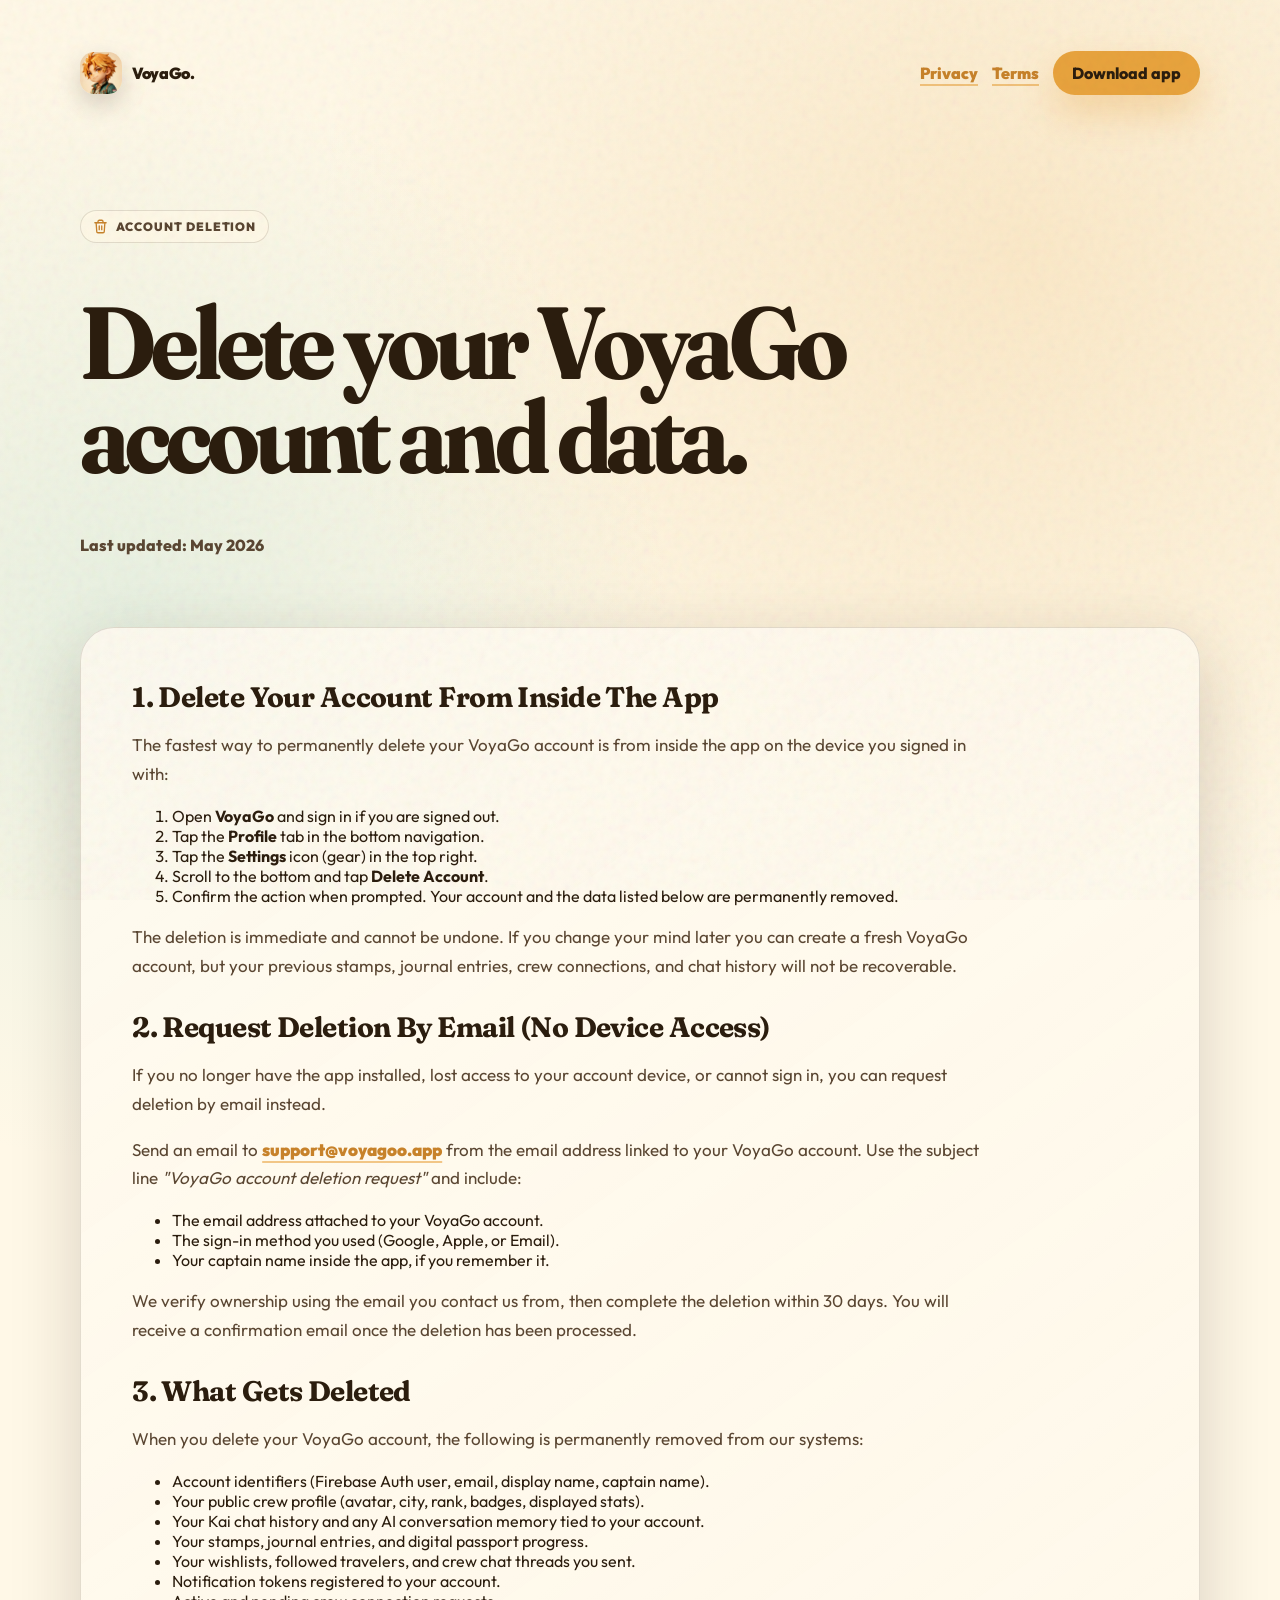
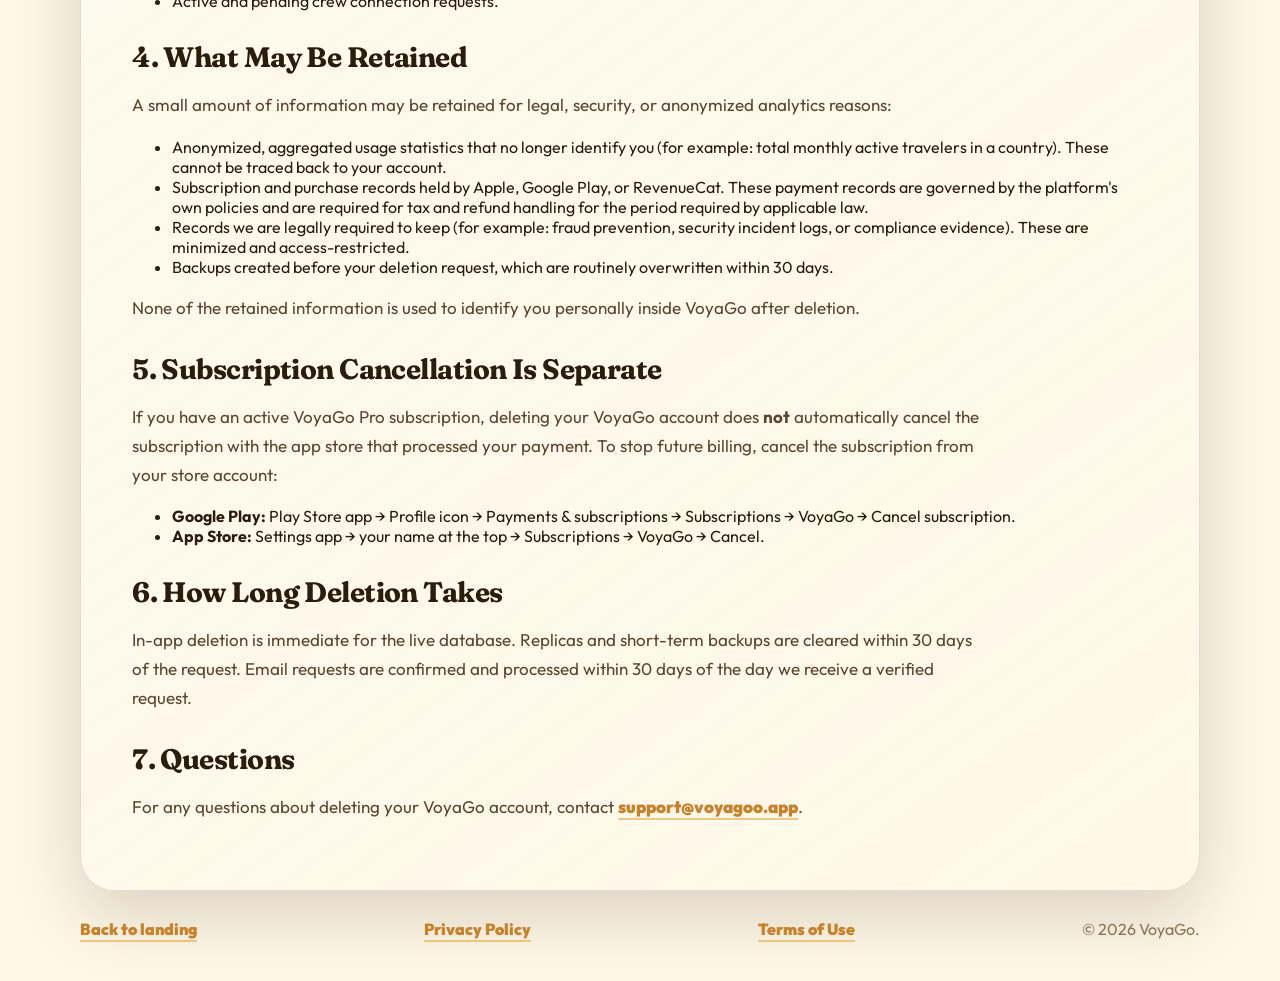
<file: delete-account.html>
<!DOCTYPE html>
<html lang="en">
<head>
  <meta charset="UTF-8">
  <meta name="viewport" content="width=device-width, initial-scale=1.0">
  <meta name="description" content="Request deletion of your VoyaGo account and associated data. Step-by-step in-app instructions and email request fallback for users without device access.">
  <meta name="robots" content="index, follow">
  <link rel="canonical" href="https://voyagoo.app/delete-account.html">
  <meta property="og:type" content="website">
  <meta property="og:site_name" content="VoyaGo">
  <meta property="og:title" content="Delete your VoyaGo account">
  <meta property="og:description" content="How to permanently delete your VoyaGo account, what data is removed, and how to request deletion if you no longer have the app installed.">
  <meta property="og:image" content="https://voyagoo.app/landing-assets/og-cover.png">
  <title>Delete your VoyaGo account</title>
  <link rel="icon" type="image/png" href="favicon.png">
  <link rel="apple-touch-icon" href="icons/Icon-192.png">
  <link rel="stylesheet" href="landing.css">
</head>
<body class="legal-body">
  <svg aria-hidden="true" width="0" height="0" style="position:absolute">
    <symbol id="icon-arrow" viewBox="0 0 24 24" fill="none" stroke="currentColor" stroke-width="2.4" stroke-linecap="round" stroke-linejoin="round">
      <path d="M5 12h14"></path><path d="m13 6 6 6-6 6"></path>
    </symbol>
    <symbol id="icon-trash" viewBox="0 0 24 24" fill="none" stroke="currentColor" stroke-width="2.1" stroke-linecap="round" stroke-linejoin="round">
      <path d="M3 6h18"></path>
      <path d="M8 6V4a2 2 0 0 1 2-2h4a2 2 0 0 1 2 2v2"></path>
      <path d="M19 6l-1 14a2 2 0 0 1-2 2H8a2 2 0 0 1-2-2L5 6"></path>
      <path d="M10 11v6"></path><path d="M14 11v6"></path>
    </symbol>
  </svg>

  <main class="legal-page">
    <nav class="legal-nav" aria-label="Legal navigation">
      <a class="brand-mark" href="./" aria-label="Back to VoyaGo landing page">
        <img src="icons/Icon-192.png" alt="VoyaGo app icon">
        <span>VoyaGo.</span>
      </a>
      <div class="legal-nav-links">
        <a href="privacy.html">Privacy</a>
        <a href="terms.html">Terms</a>
        <a class="btn btn-primary" href="download.html">Download app</a>
      </div>
    </nav>

    <header class="legal-hero">
      <p class="eyebrow">
        <svg><use href="#icon-trash"></use></svg>
        Account Deletion
      </p>
      <h1>Delete your VoyaGo account and data.</h1>
      <p>Last updated: May 2026</p>
    </header>

    <section class="legal-card">
      <h2>1. Delete Your Account From Inside The App</h2>
      <p>The fastest way to permanently delete your VoyaGo account is from inside the app on the device you signed in with:</p>
      <ol>
        <li>Open <strong>VoyaGo</strong> and sign in if you are signed out.</li>
        <li>Tap the <strong>Profile</strong> tab in the bottom navigation.</li>
        <li>Tap the <strong>Settings</strong> icon (gear) in the top right.</li>
        <li>Scroll to the bottom and tap <strong>Delete Account</strong>.</li>
        <li>Confirm the action when prompted. Your account and the data listed below are permanently removed.</li>
      </ol>
      <p>The deletion is immediate and cannot be undone. If you change your mind later you can create a fresh VoyaGo account, but your previous stamps, journal entries, crew connections, and chat history will not be recoverable.</p>

      <h2>2. Request Deletion By Email (No Device Access)</h2>
      <p>If you no longer have the app installed, lost access to your account device, or cannot sign in, you can request deletion by email instead.</p>
      <p>Send an email to <a href="mailto:support@voyagoo.app?subject=VoyaGo%20account%20deletion%20request">support@voyagoo.app</a> from the email address linked to your VoyaGo account. Use the subject line <em>"VoyaGo account deletion request"</em> and include:</p>
      <ul>
        <li>The email address attached to your VoyaGo account.</li>
        <li>The sign-in method you used (Google, Apple, or Email).</li>
        <li>Your captain name inside the app, if you remember it.</li>
      </ul>
      <p>We verify ownership using the email you contact us from, then complete the deletion within 30 days. You will receive a confirmation email once the deletion has been processed.</p>

      <h2>3. What Gets Deleted</h2>
      <p>When you delete your VoyaGo account, the following is permanently removed from our systems:</p>
      <ul>
        <li>Account identifiers (Firebase Auth user, email, display name, captain name).</li>
        <li>Your public crew profile (avatar, city, rank, badges, displayed stats).</li>
        <li>Your Kai chat history and any AI conversation memory tied to your account.</li>
        <li>Your stamps, journal entries, and digital passport progress.</li>
        <li>Your wishlists, followed travelers, and crew chat threads you sent.</li>
        <li>Notification tokens registered to your account.</li>
        <li>Active and pending crew connection requests.</li>
      </ul>

      <h2>4. What May Be Retained</h2>
      <p>A small amount of information may be retained for legal, security, or anonymized analytics reasons:</p>
      <ul>
        <li>Anonymized, aggregated usage statistics that no longer identify you (for example: total monthly active travelers in a country). These cannot be traced back to your account.</li>
        <li>Subscription and purchase records held by Apple, Google Play, or RevenueCat. These payment records are governed by the platform's own policies and are required for tax and refund handling for the period required by applicable law.</li>
        <li>Records we are legally required to keep (for example: fraud prevention, security incident logs, or compliance evidence). These are minimized and access-restricted.</li>
        <li>Backups created before your deletion request, which are routinely overwritten within 30 days.</li>
      </ul>
      <p>None of the retained information is used to identify you personally inside VoyaGo after deletion.</p>

      <h2>5. Subscription Cancellation Is Separate</h2>
      <p>If you have an active VoyaGo Pro subscription, deleting your VoyaGo account does <strong>not</strong> automatically cancel the subscription with the app store that processed your payment. To stop future billing, cancel the subscription from your store account:</p>
      <ul>
        <li><strong>Google Play:</strong> Play Store app &rarr; Profile icon &rarr; Payments &amp; subscriptions &rarr; Subscriptions &rarr; VoyaGo &rarr; Cancel subscription.</li>
        <li><strong>App Store:</strong> Settings app &rarr; your name at the top &rarr; Subscriptions &rarr; VoyaGo &rarr; Cancel.</li>
      </ul>

      <h2>6. How Long Deletion Takes</h2>
      <p>In-app deletion is immediate for the live database. Replicas and short-term backups are cleared within 30 days of the request. Email requests are confirmed and processed within 30 days of the day we receive a verified request.</p>

      <h2>7. Questions</h2>
      <p>For any questions about deleting your VoyaGo account, contact <a href="mailto:support@voyagoo.app">support@voyagoo.app</a>.</p>
    </section>

    <footer class="legal-footer">
      <a href="./">Back to landing</a>
      <a href="privacy.html">Privacy Policy</a>
      <a href="terms.html">Terms of Use</a>
      <span>&copy; <span data-year></span> VoyaGo.</span>
    </footer>
  </main>
  <script src="landing.js"></script>
</body>
</html>
</file>
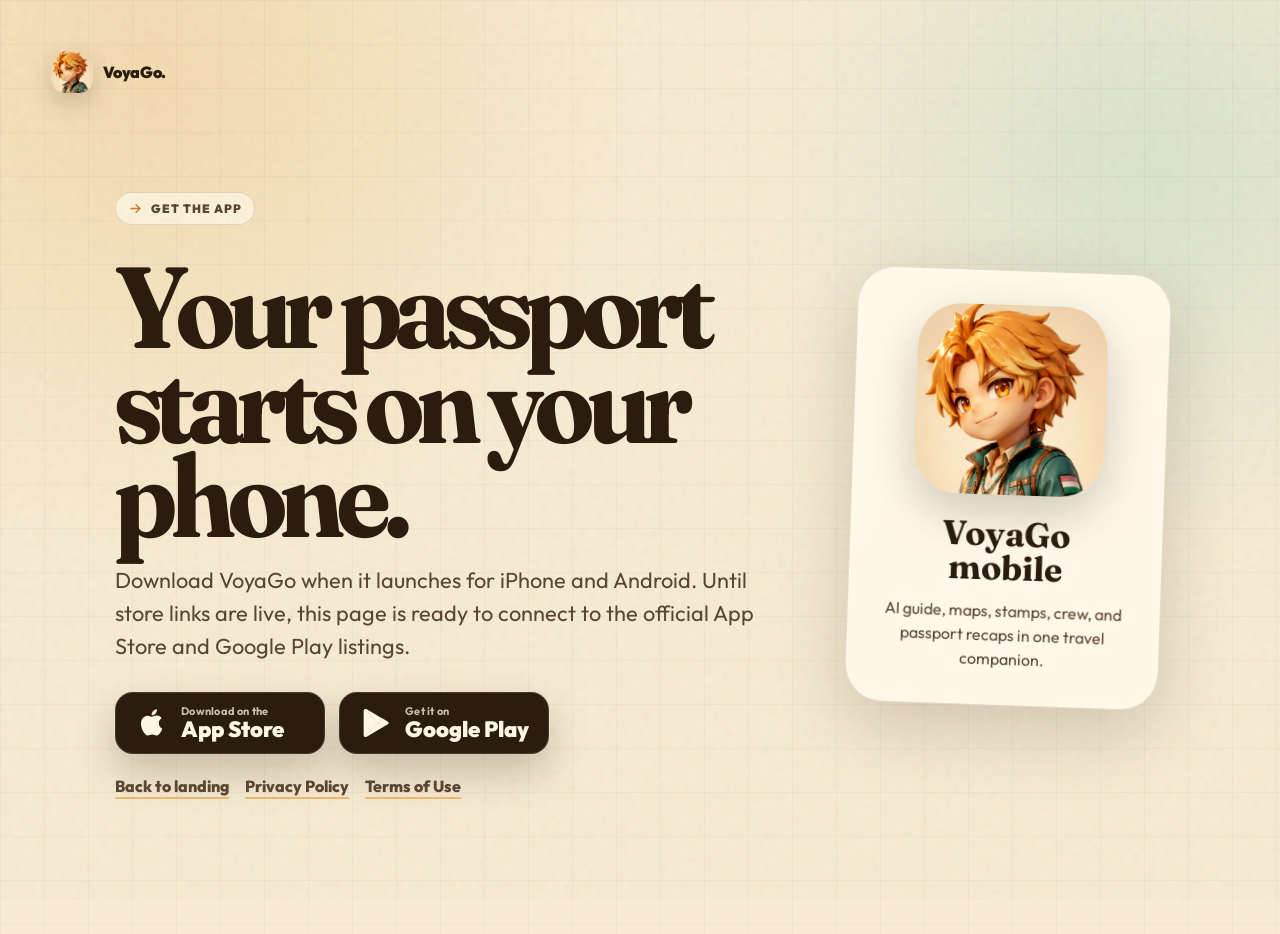
<file: download.html>
<!DOCTYPE html>
<html lang="en">
<head>
  <meta charset="UTF-8">
  <meta name="viewport" content="width=device-width, initial-scale=1.0">
  <meta name="description" content="Download VoyaGo for iOS or Android.">
  <title>Download VoyaGo</title>
  <link rel="icon" type="image/png" href="favicon.png">
  <link rel="apple-touch-icon" href="icons/Icon-192.png">
  <link rel="stylesheet" href="landing.css">
</head>
<body class="download-body">
  <svg aria-hidden="true" width="0" height="0" style="position:absolute">
    <symbol id="icon-arrow" viewBox="0 0 24 24" fill="none" stroke="currentColor" stroke-width="2.4" stroke-linecap="round" stroke-linejoin="round">
      <path d="M5 12h14"></path><path d="m13 6 6 6-6 6"></path>
    </symbol>
    <symbol id="icon-apple" viewBox="0 0 24 24" fill="currentColor">
      <path d="M17.55 12.15c-.03-2.34 1.91-3.49 2-3.55-1.1-1.6-2.79-1.82-3.38-1.84-1.42-.15-2.8.85-3.52.85-.74 0-1.86-.83-3.07-.8-1.56.02-3.02.93-3.82 2.34-1.65 2.86-.42 7.07 1.16 9.39.79 1.13 1.71 2.39 2.91 2.35 1.18-.05 1.62-.75 3.04-.75 1.41 0 1.82.75 3.05.72 1.26-.02 2.05-1.14 2.81-2.28.91-1.3 1.27-2.58 1.29-2.65-.03-.01-2.44-.93-2.47-3.78ZM15.24 5.25c.64-.8 1.08-1.88.95-2.97-.92.04-2.08.64-2.75 1.41-.59.69-1.12 1.81-.98 2.86 1.04.08 2.11-.52 2.78-1.3Z"></path>
    </symbol>
    <symbol id="icon-play" viewBox="0 0 24 24" fill="currentColor">
      <path d="M4.45 2.36c-.28.27-.45.69-.45 1.24v16.8c0 .55.17.97.45 1.24l.06.05 9.42-9.58v-.22L4.51 2.31l-.06.05Z"></path>
      <path d="m17.06 15.31-3.13-3.2v-.22l3.14-3.2.07.04 3.72 2.13c1.06.6 1.06 1.58 0 2.19l-3.72 2.13-.08.13Z"></path>
      <path d="m17.14 15.18-3.21-3.29-9.48 9.64c.45.47 1.19.53 2.03.05l10.66-6.4Z"></path>
      <path d="M17.14 8.82 6.48 2.42c-.84-.48-1.58-.42-2.03.05l9.48 9.64 3.21-3.29Z"></path>
    </symbol>
  </svg>

  <main class="download-page">
    <a class="brand-mark download-brand" href="./" aria-label="Back to VoyaGo landing page">
      <img src="icons/Icon-192.png" alt="VoyaGo app icon">
      <span>VoyaGo.</span>
    </a>

    <section class="download-hero" aria-labelledby="download-title">
      <div>
        <p class="eyebrow">
          <svg><use href="#icon-arrow"></use></svg>
          Get the app
        </p>
        <h1 id="download-title">Your passport starts on your phone.</h1>
        <p>
          Download VoyaGo when it launches for iPhone and Android. Until store links are live, this page is ready to connect to the official App Store and Google Play listings.
        </p>
        <div class="store-row" aria-label="Download options">
          <a class="store-badge" href="#" aria-label="Download on the App Store">
            <svg><use href="#icon-apple"></use></svg>
            <span>
              <small>Download on the</small>
              App Store
            </span>
          </a>
          <a class="store-badge" href="#" aria-label="Get it on Google Play">
            <svg><use href="#icon-play"></use></svg>
            <span>
              <small>Get it on</small>
              Google Play
            </span>
          </a>
        </div>
        <div class="download-links">
          <a href="./">Back to landing</a>
          <a href="privacy.html">Privacy Policy</a>
          <a href="terms.html">Terms of Use</a>
        </div>
      </div>

      <aside class="download-card">
        <img src="icons/Icon-512.png" alt="VoyaGo app icon">
        <strong>VoyaGo mobile</strong>
        <span>AI guide, maps, stamps, crew, and passport recaps in one travel companion.</span>
      </aside>
    </section>
  </main>
</body>
</html>
</file>
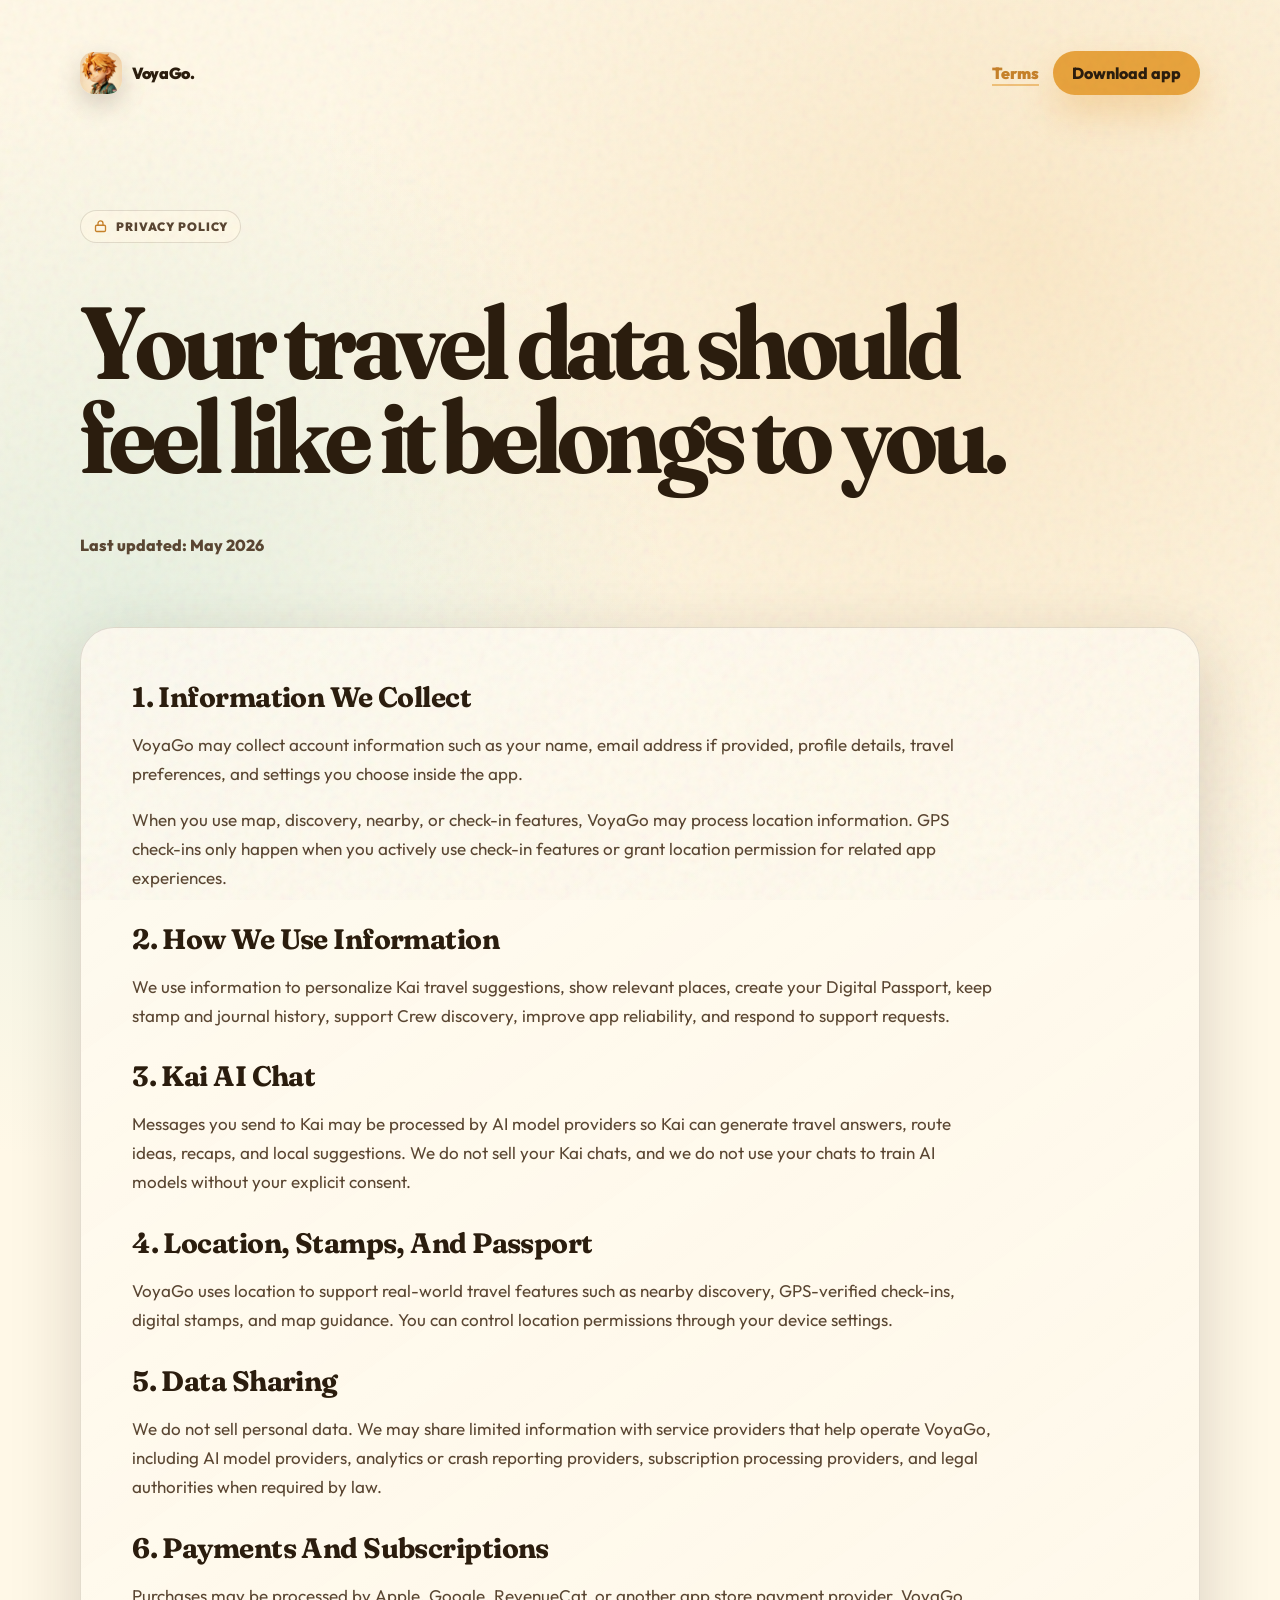
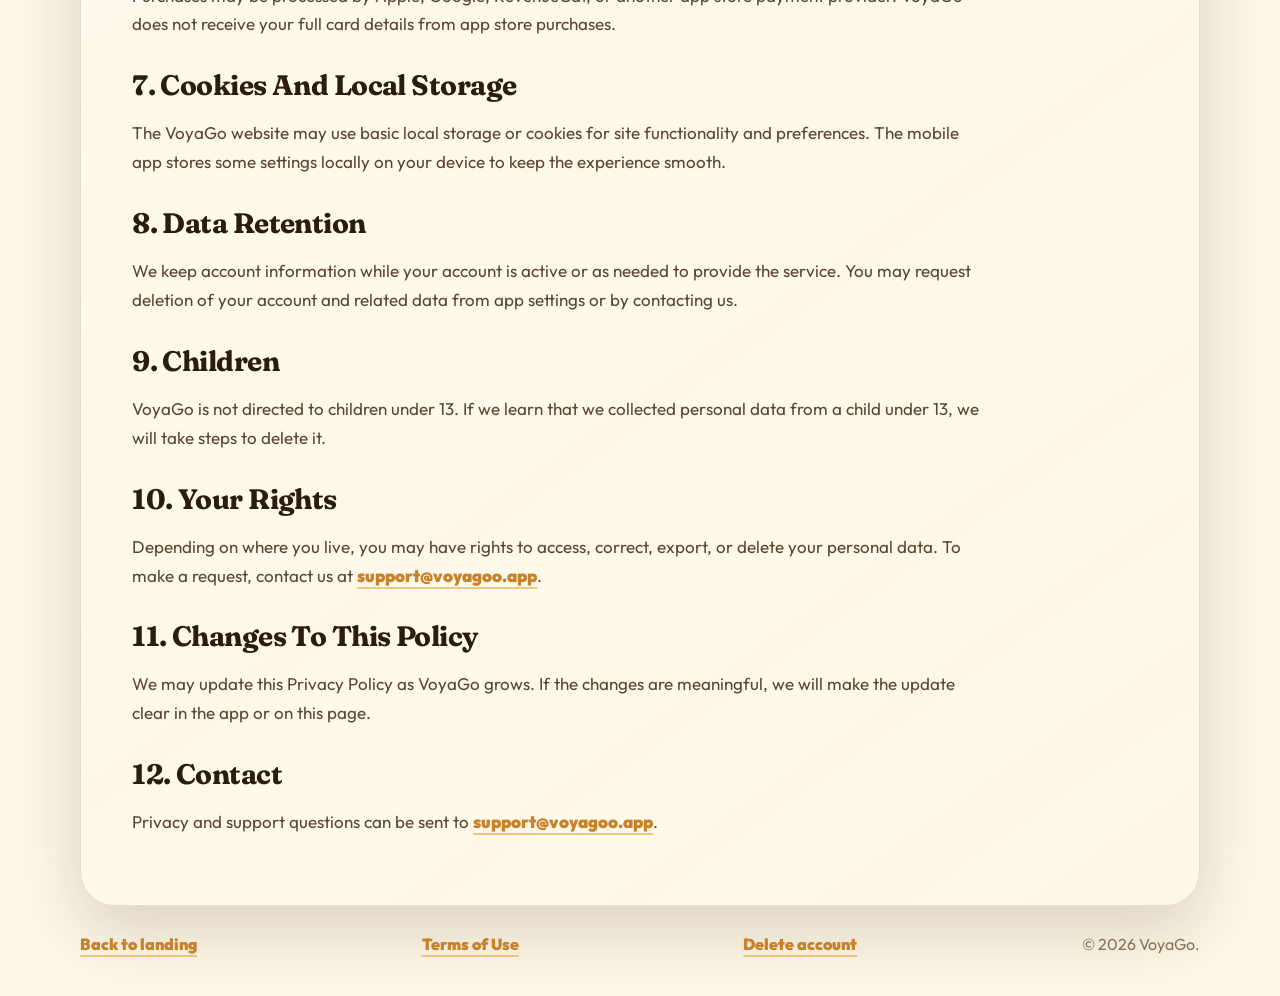
<file: privacy.html>
<!DOCTYPE html>
<html lang="en">
<head>
  <meta charset="UTF-8">
  <meta name="viewport" content="width=device-width, initial-scale=1.0">
  <meta name="description" content="VoyaGo Privacy Policy: learn how VoyaGo handles account data, location, GPS check-ins, Kai AI chat, digital passport data, and traveler safety features.">
  <link rel="canonical" href="https://voyagoo.app/privacy.html">
  <meta property="og:type" content="website">
  <meta property="og:site_name" content="VoyaGo">
  <meta property="og:title" content="VoyaGo Privacy Policy">
  <meta property="og:description" content="How VoyaGo protects account data, location, Kai chat, check-ins, and digital passport activity.">
  <meta property="og:image" content="https://voyagoo.app/landing-assets/og-cover.png">
  <title>VoyaGo Privacy Policy</title>
  <link rel="icon" type="image/png" href="favicon.png">
  <link rel="apple-touch-icon" href="icons/Icon-192.png">
  <link rel="stylesheet" href="landing.css">
</head>
<body class="legal-body">
  <svg aria-hidden="true" width="0" height="0" style="position:absolute">
    <symbol id="icon-arrow" viewBox="0 0 24 24" fill="none" stroke="currentColor" stroke-width="2.4" stroke-linecap="round" stroke-linejoin="round">
      <path d="M5 12h14"></path><path d="m13 6 6 6-6 6"></path>
    </symbol>
    <symbol id="icon-lock" viewBox="0 0 24 24" fill="none" stroke="currentColor" stroke-width="2.1" stroke-linecap="round" stroke-linejoin="round">
      <rect x="4" y="10" width="16" height="10" rx="2"></rect><path d="M8 10V7a4 4 0 0 1 8 0v3"></path>
    </symbol>
  </svg>

  <main class="legal-page">
    <nav class="legal-nav" aria-label="Legal navigation">
      <a class="brand-mark" href="./" aria-label="Back to VoyaGo landing page">
        <img src="icons/Icon-192.png" alt="VoyaGo app icon">
        <span>VoyaGo.</span>
      </a>
      <div class="legal-nav-links">
        <a href="terms.html">Terms</a>
        <a class="btn btn-primary" href="download.html">Download app</a>
      </div>
    </nav>

    <header class="legal-hero">
      <p class="eyebrow">
        <svg><use href="#icon-lock"></use></svg>
        Privacy Policy
      </p>
      <h1>Your travel data should feel like it belongs to you.</h1>
      <p>Last updated: May 2026</p>
    </header>

    <section class="legal-card">
      <h2>1. Information We Collect</h2>
      <p>VoyaGo may collect account information such as your name, email address if provided, profile details, travel preferences, and settings you choose inside the app.</p>
      <p>When you use map, discovery, nearby, or check-in features, VoyaGo may process location information. GPS check-ins only happen when you actively use check-in features or grant location permission for related app experiences.</p>

      <h2>2. How We Use Information</h2>
      <p>We use information to personalize Kai travel suggestions, show relevant places, create your Digital Passport, keep stamp and journal history, support Crew discovery, improve app reliability, and respond to support requests.</p>

      <h2>3. Kai AI Chat</h2>
      <p>Messages you send to Kai may be processed by AI model providers so Kai can generate travel answers, route ideas, recaps, and local suggestions. We do not sell your Kai chats, and we do not use your chats to train AI models without your explicit consent.</p>

      <h2>4. Location, Stamps, And Passport</h2>
      <p>VoyaGo uses location to support real-world travel features such as nearby discovery, GPS-verified check-ins, digital stamps, and map guidance. You can control location permissions through your device settings.</p>

      <h2>5. Data Sharing</h2>
      <p>We do not sell personal data. We may share limited information with service providers that help operate VoyaGo, including AI model providers, analytics or crash reporting providers, subscription processing providers, and legal authorities when required by law.</p>

      <h2>6. Payments And Subscriptions</h2>
      <p>Purchases may be processed by Apple, Google, RevenueCat, or another app store payment provider. VoyaGo does not receive your full card details from app store purchases.</p>

      <h2>7. Cookies And Local Storage</h2>
      <p>The VoyaGo website may use basic local storage or cookies for site functionality and preferences. The mobile app stores some settings locally on your device to keep the experience smooth.</p>

      <h2>8. Data Retention</h2>
      <p>We keep account information while your account is active or as needed to provide the service. You may request deletion of your account and related data from app settings or by contacting us.</p>

      <h2>9. Children</h2>
      <p>VoyaGo is not directed to children under 13. If we learn that we collected personal data from a child under 13, we will take steps to delete it.</p>

      <h2>10. Your Rights</h2>
      <p>Depending on where you live, you may have rights to access, correct, export, or delete your personal data. To make a request, contact us at <a href="mailto:support@voyagoo.app">support@voyagoo.app</a>.</p>

      <h2>11. Changes To This Policy</h2>
      <p>We may update this Privacy Policy as VoyaGo grows. If the changes are meaningful, we will make the update clear in the app or on this page.</p>

      <h2>12. Contact</h2>
      <p>Privacy and support questions can be sent to <a href="mailto:support@voyagoo.app">support@voyagoo.app</a>.</p>
    </section>

    <footer class="legal-footer">
      <a href="./">Back to landing</a>
      <a href="terms.html">Terms of Use</a>
      <a href="delete-account.html">Delete account</a>
      <span>&copy; <span data-year></span> VoyaGo.</span>
    </footer>
  </main>
  <script src="landing.js"></script>
</body>
</html>
</file>
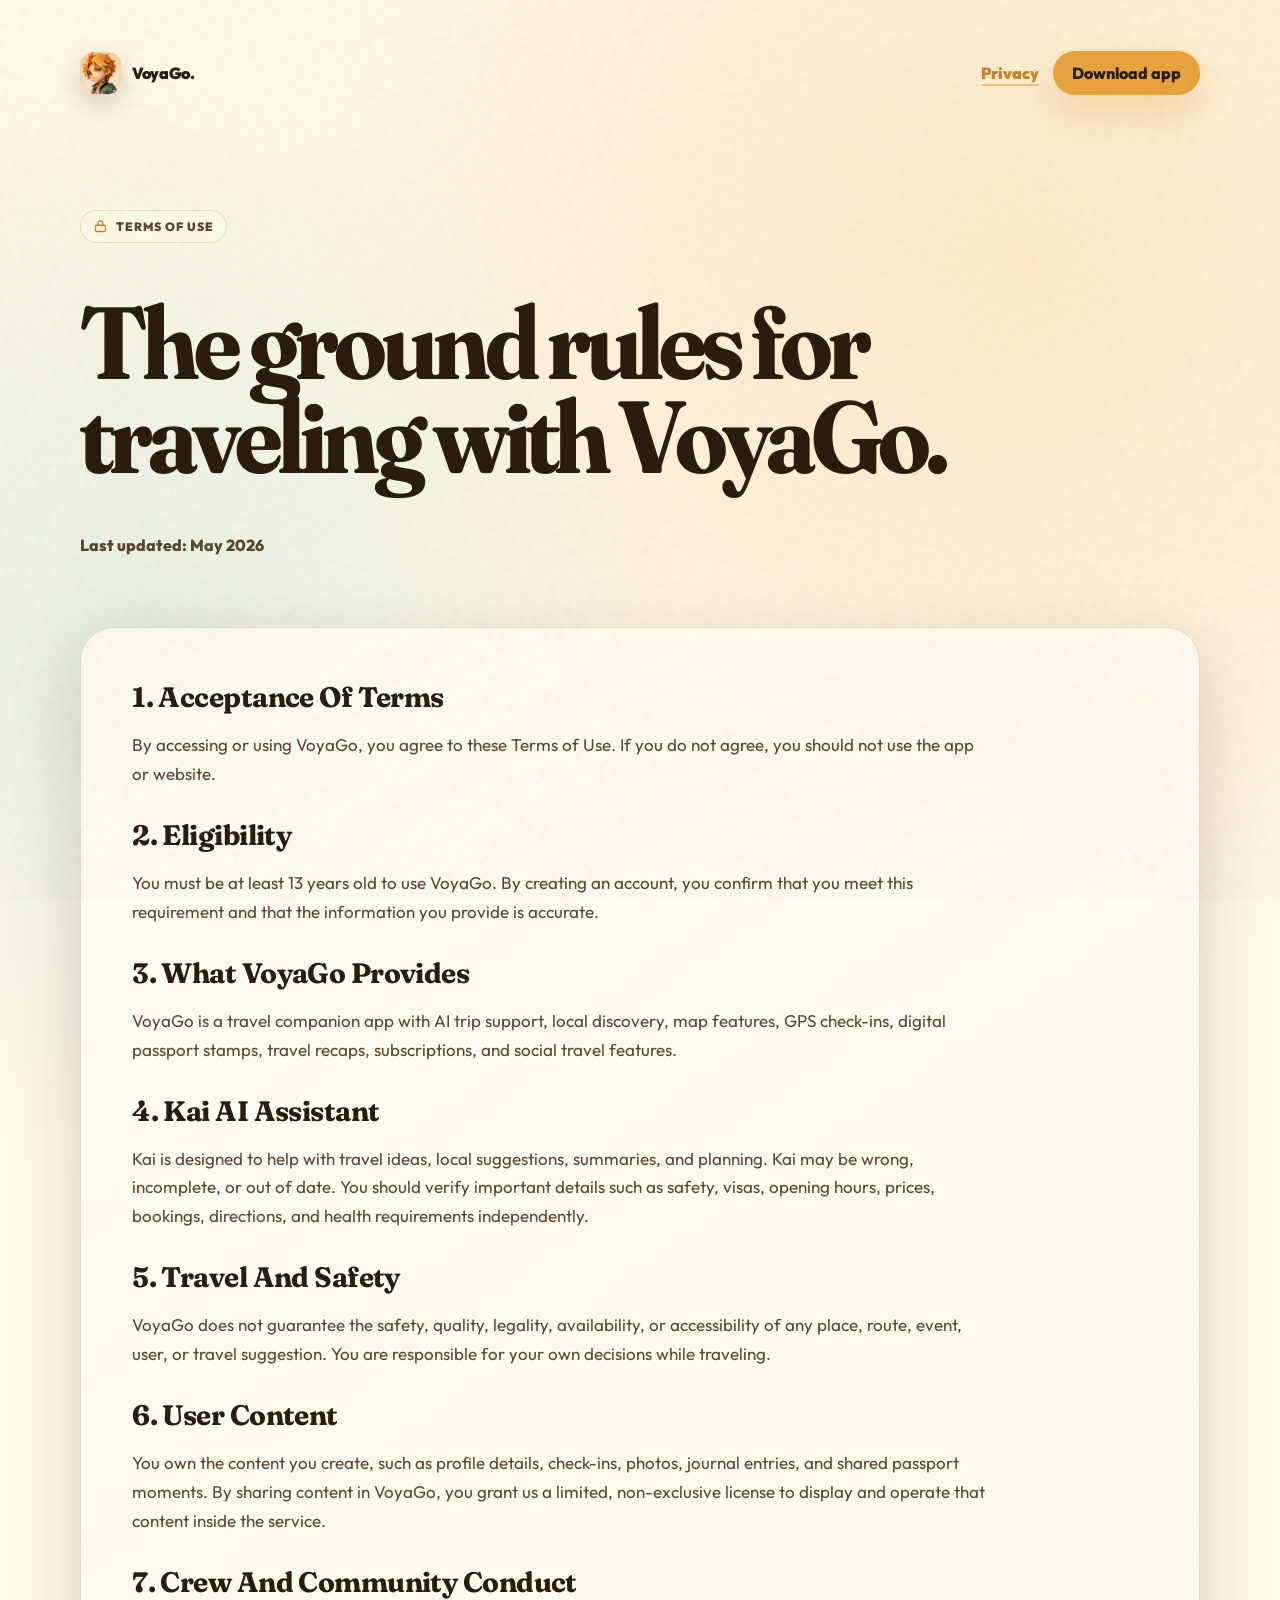
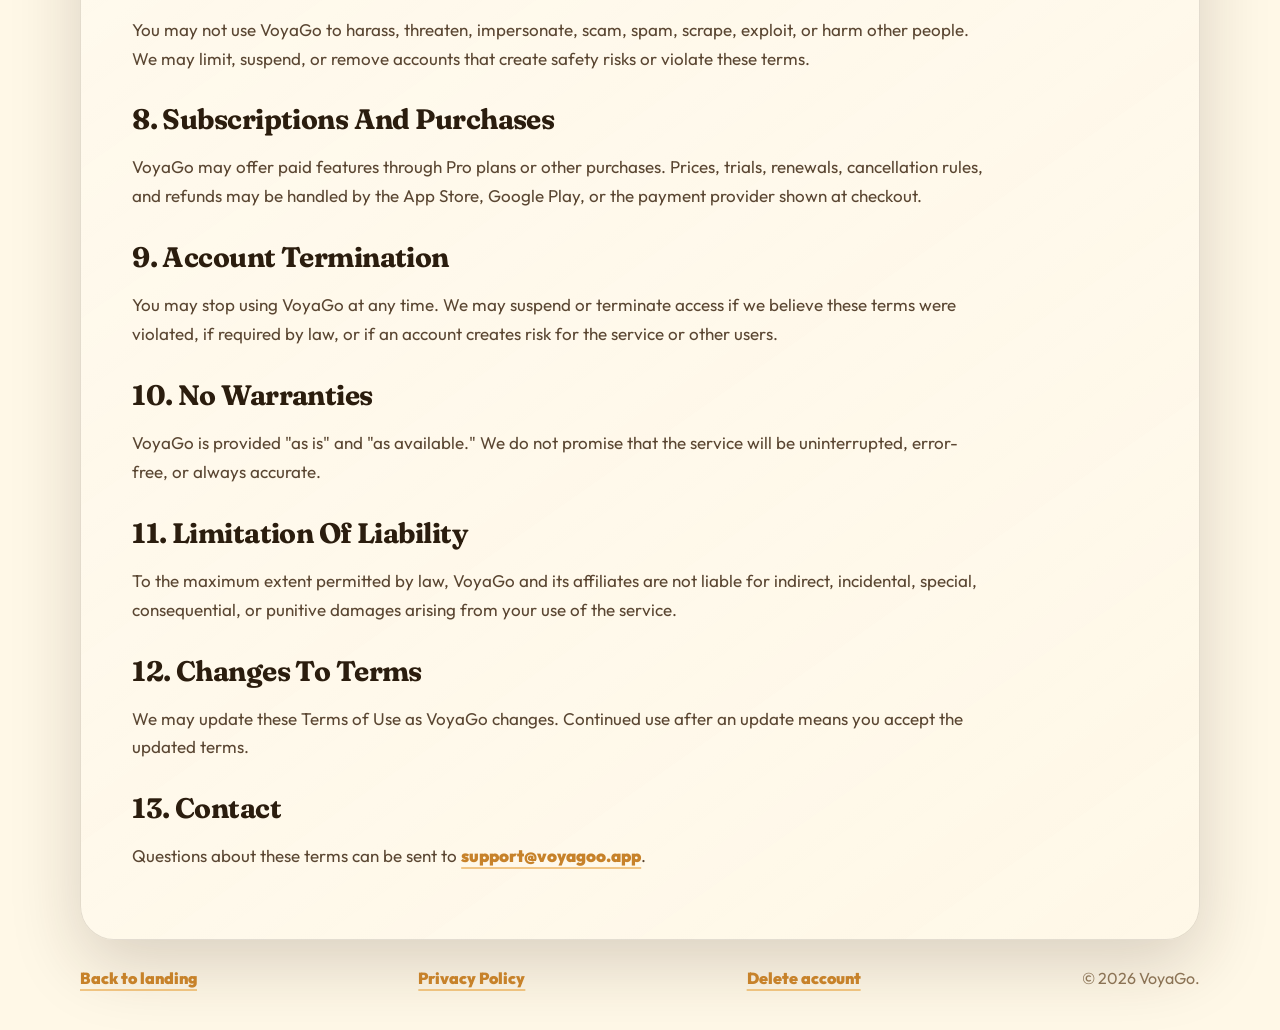
<file: terms.html>
<!DOCTYPE html>
<html lang="en">
<head>
  <meta charset="UTF-8">
  <meta name="viewport" content="width=device-width, initial-scale=1.0">
  <meta name="description" content="VoyaGo Terms of Use: the rules for using VoyaGo, Kai AI travel assistant, GPS check-ins, Digital Passport, Crew, subscriptions, and user content.">
  <link rel="canonical" href="https://voyagoo.app/terms.html">
  <meta property="og:type" content="website">
  <meta property="og:site_name" content="VoyaGo">
  <meta property="og:title" content="VoyaGo Terms of Use">
  <meta property="og:description" content="Rules for using VoyaGo, Kai AI, GPS check-ins, Digital Passport, Crew, subscriptions, and travel content.">
  <meta property="og:image" content="https://voyagoo.app/landing-assets/og-cover.png">
  <title>VoyaGo Terms of Use</title>
  <link rel="icon" type="image/png" href="favicon.png">
  <link rel="apple-touch-icon" href="icons/Icon-192.png">
  <link rel="stylesheet" href="landing.css">
</head>
<body class="legal-body">
  <svg aria-hidden="true" width="0" height="0" style="position:absolute">
    <symbol id="icon-arrow" viewBox="0 0 24 24" fill="none" stroke="currentColor" stroke-width="2.4" stroke-linecap="round" stroke-linejoin="round">
      <path d="M5 12h14"></path><path d="m13 6 6 6-6 6"></path>
    </symbol>
    <symbol id="icon-lock" viewBox="0 0 24 24" fill="none" stroke="currentColor" stroke-width="2.1" stroke-linecap="round" stroke-linejoin="round">
      <rect x="4" y="10" width="16" height="10" rx="2"></rect><path d="M8 10V7a4 4 0 0 1 8 0v3"></path>
    </symbol>
  </svg>

  <main class="legal-page">
    <nav class="legal-nav" aria-label="Legal navigation">
      <a class="brand-mark" href="./" aria-label="Back to VoyaGo landing page">
        <img src="icons/Icon-192.png" alt="VoyaGo app icon">
        <span>VoyaGo.</span>
      </a>
      <div class="legal-nav-links">
        <a href="privacy.html">Privacy</a>
        <a class="btn btn-primary" href="download.html">Download app</a>
      </div>
    </nav>

    <header class="legal-hero">
      <p class="eyebrow">
        <svg><use href="#icon-lock"></use></svg>
        Terms of Use
      </p>
      <h1>The ground rules for traveling with VoyaGo.</h1>
      <p>Last updated: May 2026</p>
    </header>

    <section class="legal-card">
      <h2>1. Acceptance Of Terms</h2>
      <p>By accessing or using VoyaGo, you agree to these Terms of Use. If you do not agree, you should not use the app or website.</p>

      <h2>2. Eligibility</h2>
      <p>You must be at least 13 years old to use VoyaGo. By creating an account, you confirm that you meet this requirement and that the information you provide is accurate.</p>

      <h2>3. What VoyaGo Provides</h2>
      <p>VoyaGo is a travel companion app with AI trip support, local discovery, map features, GPS check-ins, digital passport stamps, travel recaps, subscriptions, and social travel features.</p>

      <h2>4. Kai AI Assistant</h2>
      <p>Kai is designed to help with travel ideas, local suggestions, summaries, and planning. Kai may be wrong, incomplete, or out of date. You should verify important details such as safety, visas, opening hours, prices, bookings, directions, and health requirements independently.</p>

      <h2>5. Travel And Safety</h2>
      <p>VoyaGo does not guarantee the safety, quality, legality, availability, or accessibility of any place, route, event, user, or travel suggestion. You are responsible for your own decisions while traveling.</p>

      <h2>6. User Content</h2>
      <p>You own the content you create, such as profile details, check-ins, photos, journal entries, and shared passport moments. By sharing content in VoyaGo, you grant us a limited, non-exclusive license to display and operate that content inside the service.</p>

      <h2>7. Crew And Community Conduct</h2>
      <p>You may not use VoyaGo to harass, threaten, impersonate, scam, spam, scrape, exploit, or harm other people. We may limit, suspend, or remove accounts that create safety risks or violate these terms.</p>

      <h2>8. Subscriptions And Purchases</h2>
      <p>VoyaGo may offer paid features through Pro plans or other purchases. Prices, trials, renewals, cancellation rules, and refunds may be handled by the App Store, Google Play, or the payment provider shown at checkout.</p>

      <h2>9. Account Termination</h2>
      <p>You may stop using VoyaGo at any time. We may suspend or terminate access if we believe these terms were violated, if required by law, or if an account creates risk for the service or other users.</p>

      <h2>10. No Warranties</h2>
      <p>VoyaGo is provided "as is" and "as available." We do not promise that the service will be uninterrupted, error-free, or always accurate.</p>

      <h2>11. Limitation Of Liability</h2>
      <p>To the maximum extent permitted by law, VoyaGo and its affiliates are not liable for indirect, incidental, special, consequential, or punitive damages arising from your use of the service.</p>

      <h2>12. Changes To Terms</h2>
      <p>We may update these Terms of Use as VoyaGo changes. Continued use after an update means you accept the updated terms.</p>

      <h2>13. Contact</h2>
      <p>Questions about these terms can be sent to <a href="mailto:support@voyagoo.app">support@voyagoo.app</a>.</p>
    </section>

    <footer class="legal-footer">
      <a href="./">Back to landing</a>
      <a href="privacy.html">Privacy Policy</a>
      <a href="delete-account.html">Delete account</a>
      <span>&copy; <span data-year></span> VoyaGo.</span>
    </footer>
  </main>
  <script src="landing.js"></script>
</body>
</html>
</file>
<file: landing.css>
@import url("https://fonts.googleapis.com/css2?family=Fraunces:opsz,wght,SOFT,WONK@9..144,500..900,50,1&family=Outfit:wght@400;500;600;700;800;900&display=swap");

:root {
  --bg: #f7ecd3;
  --paper: #fff8e7;
  --sand: #efe1c3;
  --ink: #2b1d0e;
  --ink-2: #5a4632;
  --muted: #8b7355;
  --gold: #e8a33d;
  --gold-deep: #c7822a;
  --terra: #d85a3c;
  --mint: #7fcfc7;
  --teal: #3fb8af;
  --forest: #234437;
  --navy: #0e1423;
  --line: rgba(43, 29, 14, 0.13);
  --shadow: 0 24px 70px rgba(43, 29, 14, 0.18);
}

* {
  box-sizing: border-box;
}

html {
  scroll-behavior: smooth;
}

body {
  margin: 0;
  font-family: "Outfit", sans-serif;
  color: var(--ink);
  background:
    linear-gradient(90deg, rgba(43, 29, 14, 0.035) 1px, transparent 1px) 0 0 / 44px 44px,
    linear-gradient(rgba(43, 29, 14, 0.03) 1px, transparent 1px) 0 0 / 44px 44px,
    radial-gradient(circle at 12% 8%, rgba(232, 163, 61, 0.24), transparent 34%),
    radial-gradient(circle at 90% 18%, rgba(63, 184, 175, 0.16), transparent 28%),
    var(--bg);
  overflow-x: hidden;
}

body::before {
  content: "";
  position: fixed;
  inset: 0;
  pointer-events: none;
  opacity: 0.18;
  background-image: url("data:image/svg+xml,%3Csvg viewBox='0 0 120 120' xmlns='http://www.w3.org/2000/svg'%3E%3Cfilter id='n'%3E%3CfeTurbulence type='fractalNoise' baseFrequency='.95' numOctaves='2' stitchTiles='stitch'/%3E%3C/filter%3E%3Crect width='120' height='120' filter='url(%23n)' opacity='.4'/%3E%3C/svg%3E");
  mix-blend-mode: multiply;
}

a {
  color: inherit;
  text-decoration: none;
}

button,
a,
summary,
input,
textarea {
  font: inherit;
}

button,
a,
summary {
  cursor: pointer;
}

.page-shell {
  position: relative;
  min-height: 100vh;
}

.site-nav {
  position: sticky;
  top: 0;
  z-index: 20;
  display: flex;
  align-items: center;
  justify-content: space-between;
  gap: 24px;
  padding: 18px clamp(18px, 4vw, 56px);
  border-bottom: 1px solid rgba(255, 248, 231, 0.34);
  background: rgba(247, 236, 211, 0.78);
  backdrop-filter: blur(18px);
}

.brand-mark {
  display: flex;
  align-items: center;
  gap: 10px;
  font-weight: 900;
  letter-spacing: -0.02em;
}

.brand-mark img {
  width: 42px;
  height: 42px;
  border-radius: 14px;
  box-shadow: 0 10px 24px rgba(43, 29, 14, 0.18);
}

.nav-links {
  display: flex;
  align-items: center;
  gap: clamp(14px, 2vw, 28px);
  color: var(--ink-2);
  font-size: 14px;
  font-weight: 700;
}

.nav-links a {
  position: relative;
}

.nav-links a::after {
  content: "";
  position: absolute;
  left: 0;
  right: 0;
  bottom: -7px;
  height: 2px;
  transform: scaleX(0);
  transform-origin: left;
  background: var(--gold);
  transition: transform 180ms ease;
}

.nav-links a:hover::after,
.nav-links a:focus-visible::after {
  transform: scaleX(1);
}

.nav-actions {
  display: flex;
  align-items: center;
  gap: 10px;
}

.btn {
  display: inline-flex;
  align-items: center;
  justify-content: center;
  gap: 8px;
  min-height: 44px;
  padding: 0 18px;
  border: 1px solid transparent;
  border-radius: 999px;
  font-weight: 800;
  transition: background 180ms ease, color 180ms ease, border-color 180ms ease, box-shadow 180ms ease;
}

.btn svg {
  width: 18px;
  height: 18px;
  flex: 0 0 auto;
}

.btn-primary {
  color: var(--ink);
  background: var(--gold);
  box-shadow: 0 18px 36px rgba(232, 163, 61, 0.32);
}

.btn-primary:hover,
.btn-primary:focus-visible {
  background: #f2b856;
  box-shadow: 0 20px 42px rgba(232, 163, 61, 0.42);
}

.btn-ghost {
  color: var(--ink);
  background: rgba(255, 248, 231, 0.72);
  border-color: var(--line);
}

.btn-ghost:hover,
.btn-ghost:focus-visible {
  background: var(--paper);
  border-color: rgba(43, 29, 14, 0.28);
}

.hero {
  display: grid;
  grid-template-columns: minmax(0, 1.02fr) minmax(320px, 0.8fr);
  gap: clamp(26px, 5vw, 72px);
  align-items: center;
  padding: clamp(54px, 7vw, 96px) clamp(18px, 5vw, 72px) 58px;
}

.eyebrow {
  display: inline-flex;
  align-items: center;
  gap: 8px;
  width: max-content;
  padding: 8px 12px;
  border: 1px solid var(--line);
  border-radius: 999px;
  color: var(--ink-2);
  background: rgba(255, 248, 231, 0.72);
  font-size: 12px;
  font-weight: 900;
  letter-spacing: 0.08em;
  text-transform: uppercase;
}

.eyebrow svg {
  width: 15px;
  height: 15px;
  color: var(--gold-deep);
}

h1,
h2,
.serif {
  font-family: "Fraunces", serif;
  font-variation-settings: "SOFT" 50, "WONK" 1;
}

h1 {
  max-width: 980px;
  margin: 22px 0 18px;
  font-size: clamp(58px, 10.5vw, 148px);
  line-height: 0.82;
  letter-spacing: -0.055em;
}

.hero h1 em {
  color: var(--forest);
  font-style: italic;
}

.hero-copy {
  max-width: 700px;
  color: var(--ink-2);
  font-size: clamp(18px, 1.8vw, 24px);
  line-height: 1.45;
}

.hero-actions {
  display: flex;
  flex-wrap: wrap;
  gap: 12px;
  margin-top: 28px;
}

.trust-row {
  display: flex;
  flex-wrap: wrap;
  gap: 10px;
  margin-top: 30px;
}

.trust-pill {
  display: inline-flex;
  align-items: center;
  gap: 8px;
  padding: 9px 12px;
  border-radius: 999px;
  background: rgba(35, 68, 55, 0.08);
  color: var(--forest);
  font-size: 13px;
  font-weight: 800;
}

.trust-pill svg {
  width: 16px;
  height: 16px;
}

.ai-engine {
  padding: 0 clamp(18px, 5vw, 72px) clamp(32px, 5vw, 56px);
}

.ai-engine-kicker {
  margin: 0 0 10px;
  color: var(--ink-2);
  font-size: 10px;
  font-weight: 900;
  letter-spacing: 0.22em;
  text-align: center;
  text-transform: uppercase;
}

.ai-engine-card {
  display: flex;
  align-items: center;
  justify-content: space-between;
  gap: 14px;
  max-width: 760px;
  margin: 0 auto;
  padding: 9px 12px;
  border: 1px solid rgba(43, 29, 14, 0.16);
  border-radius: 999px;
  background:
    linear-gradient(120deg, rgba(255, 248, 231, 0.9), rgba(255, 248, 231, 0.64)),
    radial-gradient(circle at 14% 50%, rgba(127, 207, 199, 0.18), transparent 28%);
  box-shadow: 0 14px 34px rgba(43, 29, 14, 0.1);
}

.ai-provider {
  display: flex;
  align-items: center;
  gap: 10px;
  min-width: 0;
  padding: 9px 13px 9px 10px;
  border: 1.5px solid var(--ink);
  border-radius: 999px;
  background: rgba(255, 248, 231, 0.94);
  box-shadow: 3px 4px 0 var(--ink);
}

.gemini-logo {
  flex: 0 0 auto;
  width: 34px;
  height: 34px;
  object-fit: contain;
}

.ai-provider strong {
  display: block;
  color: var(--ink);
  font-family: "Fraunces", serif;
  font-size: clamp(16px, 1.55vw, 20px);
  font-weight: 900;
  line-height: 1;
  letter-spacing: -0.03em;
}

.ai-provider span {
  display: block;
  margin-top: 4px;
  color: var(--ink-2);
  font-size: 10px;
  font-weight: 900;
  letter-spacing: 0.08em;
  line-height: 1.25;
  text-transform: uppercase;
}

.ai-engine-note {
  color: var(--ink-2);
  max-width: 270px;
  font-size: 13px;
  font-weight: 700;
  line-height: 1.35;
  padding: 0 8px;
}

.hero-stage {
  position: relative;
  min-height: 610px;
}

.passport-card {
  position: absolute;
  top: 16px;
  right: 0;
  width: min(390px, 92vw);
  padding: 28px;
  border-radius: 34px;
  color: var(--paper);
  background:
    linear-gradient(135deg, rgba(255, 255, 255, 0.08), transparent 30%),
    linear-gradient(145deg, var(--forest), #1b3129);
  box-shadow: var(--shadow);
  transform: rotate(3deg);
}

.passport-card::after {
  content: "";
  position: absolute;
  inset: 18px;
  border: 1px solid rgba(255, 248, 231, 0.16);
  border-radius: 24px;
  pointer-events: none;
}

.passport-top {
  display: flex;
  justify-content: space-between;
  gap: 18px;
}

.passport-label {
  color: var(--gold);
  font-weight: 900;
  letter-spacing: 0.08em;
}

.passport-sub {
  margin-top: 2px;
  color: rgba(255, 248, 231, 0.64);
  font-size: 11px;
  font-weight: 800;
  letter-spacing: 0.18em;
  text-transform: uppercase;
}

.stamp-ring {
  display: grid;
  place-items: center;
  width: 84px;
  height: 84px;
  border: 1px solid rgba(232, 163, 61, 0.58);
  border-radius: 50%;
  background: rgba(232, 163, 61, 0.14);
}

.stamp-ring img {
  width: 58px;
  height: 58px;
  object-fit: contain;
  border-radius: 18px;
}

.passport-card h2 {
  margin: 60px 0 10px;
  font-size: 42px;
  line-height: 0.95;
  letter-spacing: -0.04em;
}

.passport-card p {
  max-width: 260px;
  color: rgba(255, 248, 231, 0.74);
  line-height: 1.55;
}

.stamp-grid {
  display: grid;
  grid-template-columns: repeat(3, 1fr);
  gap: 10px;
  margin-top: 26px;
}

.stamp-cell {
  display: grid;
  place-items: center;
  min-height: 72px;
  border: 1px solid rgba(255, 248, 231, 0.16);
  border-radius: 18px;
  color: var(--gold);
  background: rgba(14, 20, 35, 0.22);
  font-size: 12px;
  font-weight: 900;
  letter-spacing: 0.12em;
}

.phone-card {
  position: absolute;
  left: 0;
  bottom: 28px;
  width: min(310px, 78vw);
  padding: 16px;
  border: 1px solid rgba(43, 29, 14, 0.12);
  border-radius: 36px;
  background: #121827;
  box-shadow: 0 26px 80px rgba(14, 20, 35, 0.32);
  transform: rotate(-6deg);
}

.phone-screen {
  min-height: 520px;
  overflow: hidden;
  border-radius: 26px;
  background:
    radial-gradient(circle at 50% 16%, rgba(232, 163, 61, 0.28), transparent 34%),
    #0e1423;
  color: var(--paper);
}

.phone-header {
  display: flex;
  align-items: center;
  justify-content: space-between;
  padding: 18px;
}

.phone-pill {
  padding: 7px 10px;
  border-radius: 999px;
  color: var(--teal);
  background: rgba(127, 207, 199, 0.16);
  font-size: 10px;
  font-weight: 900;
  letter-spacing: 0.1em;
}

.phone-map {
  position: relative;
  height: 270px;
  margin: 0 16px;
  border: 1px solid rgba(255, 248, 231, 0.1);
  border-radius: 24px;
  background: rgba(255, 248, 231, 0.06);
  box-shadow: inset 0 0 36px rgba(14, 20, 35, 0.78);
  overflow: hidden;
}

.phone-map img {
  position: absolute;
  inset: 0;
  width: 100%;
  height: 100%;
  object-fit: cover;
  filter: saturate(0.82) contrast(0.98) sepia(0.08);
}

.map-glass {
  position: absolute;
  inset: 0;
  pointer-events: none;
  background:
    linear-gradient(180deg, rgba(14, 20, 35, 0.16), rgba(14, 20, 35, 0.08) 48%, rgba(14, 20, 35, 0.24)),
    radial-gradient(circle at 50% 45%, transparent 0 46%, rgba(14, 20, 35, 0.08) 78%);
}

.osm-pin {
  position: absolute;
  width: 18px;
  height: 18px;
  border: 4px solid var(--navy);
  border-radius: 50% 50% 50% 0;
  background: var(--gold);
  transform: rotate(-45deg);
  filter: drop-shadow(0 8px 10px rgba(14, 20, 35, 0.52));
  animation: pinPulse 2.4s ease-in-out infinite;
}

.osm-pin::after {
  content: "";
  position: absolute;
  inset: 3px;
  border-radius: 50%;
  background: var(--navy);
}

.pin-one {
  right: 27%;
  top: 34%;
  background: var(--terra);
}

.pin-two {
  left: 35%;
  bottom: 30%;
  animation-delay: 0.5s;
  background: var(--mint);
}


.phone-panel {
  margin: 16px;
  padding: 16px;
  border-radius: 22px;
  background: rgba(255, 248, 231, 0.09);
}

.phone-panel strong {
  display: block;
  margin-bottom: 6px;
  font-size: 18px;
}

.phone-panel span {
  color: rgba(255, 248, 231, 0.72);
  font-size: 12px;
}

.kai-ticket {
  position: absolute;
  right: 42px;
  bottom: 0;
  display: flex;
  align-items: center;
  gap: 12px;
  width: min(330px, 80vw);
  padding: 14px;
  border: 1px solid var(--line);
  border-radius: 26px;
  background: rgba(255, 248, 231, 0.9);
  box-shadow: var(--shadow);
}

.kai-ticket img {
  width: 64px;
  height: 64px;
  object-fit: cover;
  border-radius: 50%;
  background: var(--paper);
}

.kai-ticket strong {
  display: block;
  margin-bottom: 3px;
}

.kai-ticket span {
  color: var(--ink-2);
  font-size: 13px;
  line-height: 1.35;
}

section {
  padding: 76px clamp(18px, 5vw, 72px);
}

.section-head {
  display: grid;
  grid-template-columns: minmax(0, 0.75fr) minmax(260px, 0.45fr);
  gap: 30px;
  align-items: end;
  margin-bottom: 28px;
}

.section-head h2 {
  margin: 0;
  font-size: clamp(38px, 6vw, 88px);
  line-height: 0.9;
  letter-spacing: -0.045em;
}

.section-head p {
  color: var(--ink-2);
  font-size: 18px;
  line-height: 1.55;
}

.feature-grid {
  display: grid;
  grid-template-columns: repeat(12, 1fr);
  gap: 16px;
}

.feature-card {
  min-height: 260px;
  padding: 24px;
  border: 1px solid var(--line);
  border-radius: 28px;
  background: rgba(255, 248, 231, 0.74);
  box-shadow: 0 16px 42px rgba(43, 29, 14, 0.08);
  transition: box-shadow 180ms ease, border-color 180ms ease, background 180ms ease;
}

.feature-card:hover {
  border-color: rgba(43, 29, 14, 0.26);
  background: var(--paper);
  box-shadow: 0 22px 58px rgba(43, 29, 14, 0.14);
}

.feature-card.large {
  grid-column: span 6;
}

.feature-card.small {
  grid-column: span 3;
}

.feature-card.dark {
  color: var(--paper);
  background:
    linear-gradient(145deg, rgba(255, 255, 255, 0.08), transparent),
    var(--navy);
}

.icon-box {
  display: grid;
  place-items: center;
  width: 46px;
  height: 46px;
  margin-bottom: 28px;
  border-radius: 16px;
  color: var(--ink);
  background: var(--gold);
}

.icon-box svg {
  width: 24px;
  height: 24px;
}

.feature-card h3 {
  margin: 0 0 10px;
  font-size: 24px;
  line-height: 1;
}

.feature-card p {
  margin: 0;
  color: var(--ink-2);
  line-height: 1.55;
}

.feature-card.dark p {
  color: rgba(255, 248, 231, 0.72);
}

.pricing-band {
  display: grid;
  grid-template-columns: minmax(0, 0.95fr) minmax(320px, 0.85fr);
  gap: clamp(22px, 4vw, 44px);
  align-items: stretch;
  margin: 0 clamp(18px, 5vw, 72px);
  padding: clamp(28px, 4vw, 54px);
  border: 1px solid rgba(43, 29, 14, 0.1);
  border-radius: 42px;
  background:
    linear-gradient(135deg, rgba(255, 248, 231, 0.9), rgba(239, 225, 195, 0.72)),
    var(--paper);
  box-shadow: var(--shadow);
}

.pricing-copy h2 {
  max-width: 760px;
  margin: 18px 0 16px;
  font-size: clamp(38px, 5.2vw, 76px);
  line-height: 0.92;
  letter-spacing: -0.045em;
}

.pricing-copy p {
  max-width: 690px;
  color: var(--ink-2);
  font-size: 18px;
  line-height: 1.58;
}

.pricing-cards {
  display: grid;
  gap: 14px;
}

.price-card {
  display: flex;
  flex-direction: column;
  justify-content: center;
  padding: 22px;
  border: 1px solid var(--line);
  border-radius: 26px;
  background: rgba(255, 248, 231, 0.72);
}

.price-card span {
  color: var(--gold-deep);
  font-size: 12px;
  font-weight: 900;
  letter-spacing: 0.12em;
  text-transform: uppercase;
}

.price-card strong {
  display: block;
  margin-top: 6px;
  font-size: clamp(28px, 3vw, 42px);
  line-height: 1;
}

.price-card p {
  color: var(--ink-2);
  line-height: 1.5;
}

.price-card.featured {
  color: var(--paper);
  background:
    radial-gradient(circle at 78% 16%, rgba(232, 163, 61, 0.22), transparent 36%),
    linear-gradient(145deg, #2b1d0e, #0e1423);
  box-shadow: 0 26px 70px rgba(14, 20, 35, 0.28);
}

.price-card.featured p {
  color: rgba(255, 248, 231, 0.72);
}

.price-card.featured .btn {
  width: max-content;
  margin-top: 8px;
}

.investor-band {
  display: grid;
  grid-template-columns: minmax(0, 0.9fr) minmax(300px, 1fr);
  gap: 28px;
  align-items: stretch;
  border-radius: 38px;
  color: var(--paper);
  background:
    linear-gradient(130deg, rgba(232, 163, 61, 0.18), transparent 32%),
    linear-gradient(145deg, var(--forest), #132820);
  box-shadow: var(--shadow);
}

.investor-copy,
.investor-metrics {
  padding: clamp(28px, 4vw, 52px);
}

.investor-copy h2 {
  margin: 0 0 18px;
  font-size: clamp(38px, 5.6vw, 80px);
  line-height: 0.9;
  letter-spacing: -0.05em;
}

.investor-copy p {
  max-width: 620px;
  color: rgba(255, 248, 231, 0.75);
  font-size: 18px;
  line-height: 1.55;
}

.metric {
  padding: 22px 0;
  border-bottom: 1px solid rgba(255, 248, 231, 0.14);
}

.metric:last-child {
  border-bottom: 0;
}

.metric strong {
  display: block;
  color: var(--gold);
  font-family: "Fraunces", serif;
  font-size: clamp(32px, 5vw, 62px);
  line-height: 0.9;
}

.metric span {
  display: block;
  margin-top: 8px;
  color: rgba(255, 248, 231, 0.72);
  line-height: 1.45;
}

.support-layout {
  display: grid;
  grid-template-columns: minmax(280px, 0.8fr) minmax(0, 1fr);
  gap: 20px;
}

.support-card,
.faq-panel {
  border: 1px solid var(--line);
  border-radius: 30px;
  background: rgba(255, 248, 231, 0.78);
  box-shadow: 0 16px 44px rgba(43, 29, 14, 0.08);
}

.support-card {
  padding: 26px;
}

.support-card h3 {
  margin: 0 0 10px;
  font-size: 30px;
}

.support-card p {
  color: var(--ink-2);
  line-height: 1.55;
}

.support-footnote {
  margin-top: 18px;
  padding-top: 14px;
  border-top: 1px solid var(--line);
  font-size: 12px;
  color: var(--muted);
}

.support-footnote a {
  color: var(--gold-deep);
  font-weight: 800;
  text-decoration: underline;
  text-underline-offset: 3px;
  margin-left: 4px;
}

.support-footnote a:hover {
  color: var(--ink);
}

.field {
  display: grid;
  gap: 8px;
  margin-top: 14px;
}

.field label {
  color: var(--ink-2);
  font-size: 13px;
  font-weight: 800;
}

.field input,
.field textarea {
  width: 100%;
  border: 1px solid var(--line);
  border-radius: 18px;
  padding: 13px 14px;
  color: var(--ink);
  background: var(--paper);
  outline: none;
  transition: border-color 180ms ease, box-shadow 180ms ease;
}

.field textarea {
  min-height: 116px;
  resize: vertical;
}

.field input:focus,
.field textarea:focus {
  border-color: var(--gold-deep);
  box-shadow: 0 0 0 4px rgba(232, 163, 61, 0.18);
}

.faq-panel {
  overflow: hidden;
}

.faq-panel details {
  border-bottom: 1px solid var(--line);
}

.faq-panel details:last-child {
  border-bottom: 0;
}

.faq-panel summary {
  display: flex;
  align-items: center;
  justify-content: space-between;
  gap: 16px;
  padding: 22px 24px;
  font-weight: 900;
  list-style: none;
}

.faq-panel summary::-webkit-details-marker {
  display: none;
}

.faq-panel summary svg {
  width: 18px;
  height: 18px;
  transition: transform 180ms ease;
}

.faq-panel details[open] summary svg {
  transform: rotate(45deg);
}

.faq-panel details p {
  margin: -8px 24px 22px;
  color: var(--ink-2);
  line-height: 1.55;
}

.final-cta {
  display: grid;
  grid-template-columns: minmax(0, 1fr) auto;
  gap: 20px;
  align-items: center;
  margin: 30px clamp(18px, 5vw, 72px) 72px;
  padding: clamp(28px, 5vw, 54px);
  border-radius: 38px;
  background: var(--paper);
  box-shadow: var(--shadow);
}

.final-cta h2 {
  margin: 0;
  font-size: clamp(38px, 6vw, 86px);
  line-height: 0.9;
  letter-spacing: -0.05em;
}

footer {
  display: flex;
  flex-wrap: wrap;
  justify-content: space-between;
  gap: 16px;
  padding: 28px clamp(18px, 5vw, 72px);
  color: var(--muted);
  border-top: 1px solid var(--line);
}

.download-page {
  min-height: 100vh;
  padding: clamp(18px, 4vw, 54px);
}

.download-brand {
  width: max-content;
}

.download-hero {
  display: grid;
  grid-template-columns: minmax(0, 0.9fr) minmax(280px, 0.42fr);
  gap: clamp(24px, 5vw, 72px);
  align-items: center;
  min-height: calc(100vh - 110px);
}

.download-hero h1 {
  max-width: 860px;
  margin: 22px 0 20px;
  font-size: clamp(54px, 9vw, 132px);
}

.download-hero p:not(.eyebrow) {
  max-width: 690px;
  color: var(--ink-2);
  font-size: clamp(18px, 1.7vw, 23px);
  line-height: 1.5;
}

.store-row {
  display: flex;
  flex-wrap: wrap;
  gap: 14px;
  margin-top: 30px;
}

.store-badge {
  display: inline-flex;
  align-items: center;
  gap: 13px;
  min-width: 210px;
  padding: 13px 18px;
  border: 1px solid rgba(255, 248, 231, 0.14);
  border-radius: 18px;
  color: var(--paper);
  background: var(--ink);
  box-shadow: 0 18px 40px rgba(43, 29, 14, 0.22);
  transition: background 180ms ease, box-shadow 180ms ease, border-color 180ms ease;
}

.store-badge:hover,
.store-badge:focus-visible {
  background: var(--navy);
  border-color: rgba(232, 163, 61, 0.5);
  box-shadow: 0 22px 48px rgba(43, 29, 14, 0.3);
}

.store-badge svg {
  width: 34px;
  height: 34px;
  flex: 0 0 auto;
}

.store-badge span {
  display: grid;
  gap: 1px;
  font-size: 22px;
  font-weight: 900;
  line-height: 1;
}

.store-badge small {
  color: rgba(255, 248, 231, 0.74);
  font-size: 11px;
  font-weight: 700;
  letter-spacing: 0.02em;
}

.download-links {
  display: flex;
  flex-wrap: wrap;
  gap: 16px;
  margin-top: 22px;
}

.download-links a {
  color: var(--ink-2);
  font-weight: 800;
  text-decoration: underline;
  text-decoration-color: rgba(232, 163, 61, 0.65);
  text-decoration-thickness: 2px;
  text-underline-offset: 5px;
}

.download-card {
  display: grid;
  gap: 14px;
  justify-items: center;
  padding: 34px;
  border: 1px solid var(--line);
  border-radius: 38px;
  text-align: center;
  background:
    linear-gradient(145deg, rgba(255, 255, 255, 0.12), transparent),
    var(--paper);
  box-shadow: var(--shadow);
  transform: rotate(2deg);
}

.download-card img {
  width: min(190px, 60vw);
  border-radius: 44px;
  box-shadow: 0 18px 48px rgba(43, 29, 14, 0.22);
}

.download-card strong {
  margin-top: 8px;
  font-family: "Fraunces", serif;
  font-size: 34px;
  line-height: 1;
}

.download-card span {
  max-width: 280px;
  color: var(--ink-2);
  line-height: 1.5;
}

.legal-body {
  min-height: 100vh;
  color: var(--ink);
  background:
    radial-gradient(circle at 80% 10%, rgba(232, 163, 61, 0.18), transparent 28%),
    radial-gradient(circle at 10% 24%, rgba(113, 201, 196, 0.16), transparent 24%),
    var(--paper);
}

.legal-page {
  width: min(1120px, calc(100% - 36px));
  margin: 0 auto;
  padding: clamp(18px, 4vw, 52px) 0 42px;
}

.legal-nav {
  display: flex;
  align-items: center;
  justify-content: space-between;
  gap: 18px;
}

.legal-nav-links {
  display: flex;
  align-items: center;
  gap: 14px;
}

.legal-nav-links > a:not(.btn),
.legal-footer a,
.legal-card a {
  color: var(--gold-deep);
  font-weight: 900;
  text-decoration: underline;
  text-decoration-color: rgba(232, 163, 61, 0.58);
  text-decoration-thickness: 2px;
  text-underline-offset: 5px;
}

.legal-hero {
  display: grid;
  gap: 18px;
  padding: clamp(56px, 8vw, 104px) 0 clamp(28px, 5vw, 56px);
}

.legal-hero h1 {
  max-width: 980px;
  font-size: clamp(48px, 8vw, 108px);
  line-height: 0.92;
  letter-spacing: -0.05em;
}

.legal-hero > p:last-child {
  color: var(--ink-2);
  font-weight: 800;
}

.legal-card {
  padding: clamp(24px, 4vw, 54px);
  border: 1px solid var(--line);
  border-radius: 34px;
  background:
    linear-gradient(145deg, rgba(255, 255, 255, 0.34), rgba(255, 255, 255, 0.06)),
    rgba(255, 248, 231, 0.78);
  box-shadow: var(--shadow);
}

.legal-card h2 {
  margin: 28px 0 10px;
  font-size: clamp(22px, 2.2vw, 32px);
  letter-spacing: -0.02em;
}

.legal-card h2:first-child {
  margin-top: 0;
}

.legal-card p {
  max-width: 860px;
  color: var(--ink-2);
  font-size: 17px;
  line-height: 1.7;
}

.legal-card p + p {
  margin-top: 10px;
}

.legal-footer {
  display: flex;
  flex-wrap: wrap;
  justify-content: space-between;
  gap: 16px;
  padding: 28px 0 0;
  color: var(--muted);
  border-top: 0;
}

.reveal {
  opacity: 0;
  transform: translateY(18px);
  animation: rise 720ms cubic-bezier(0.2, 0.8, 0.2, 1) forwards;
}

.delay-1 {
  animation-delay: 80ms;
}

.delay-2 {
  animation-delay: 160ms;
}

.delay-3 {
  animation-delay: 240ms;
}

@keyframes rise {
  to {
    opacity: 1;
    transform: translateY(0);
  }
}

@keyframes pinPulse {
  0%,
  100% {
    filter: drop-shadow(0 0 0 rgba(232, 163, 61, 0));
  }
  50% {
    filter: drop-shadow(0 0 18px rgba(232, 163, 61, 0.8));
  }
}

/* ─── Hamburger button ─── */

.nav-burger {
  display: none;
  flex-direction: column;
  justify-content: center;
  align-items: center;
  gap: 5px;
  width: 44px;
  height: 44px;
  border: none;
  border-radius: 14px;
  background: rgba(255, 248, 231, 0.72);
  cursor: pointer;
  padding: 0;
  transition: background 180ms ease;
}

.nav-burger span {
  display: block;
  width: 22px;
  height: 2.5px;
  border-radius: 2px;
  background: var(--ink);
  transition: transform 240ms cubic-bezier(0.4, 0, 0.2, 1), opacity 180ms ease;
}

.nav-burger.is-open span:nth-child(1) {
  transform: translateY(7.5px) rotate(45deg);
}
.nav-burger.is-open span:nth-child(2) {
  opacity: 0;
  transform: scaleX(0);
}
.nav-burger.is-open span:nth-child(3) {
  transform: translateY(-7.5px) rotate(-45deg);
}

/* ─── Mobile nav panel ─── */

.mobile-nav {
  position: fixed;
  top: 0;
  right: 0;
  bottom: 0;
  z-index: 30;
  width: min(320px, 88vw);
  display: flex;
  flex-direction: column;
  gap: 24px;
  padding: 24px;
  background: var(--paper);
  box-shadow: -24px 0 72px rgba(43, 29, 14, 0.22);
  transform: translateX(110%);
  transition: transform 340ms cubic-bezier(0.4, 0, 0.2, 1);
  visibility: hidden;
}

.mobile-nav.is-open {
  transform: translateX(0);
  visibility: visible;
}

.mobile-nav-close {
  align-self: flex-end;
  display: grid;
  place-items: center;
  width: 40px;
  height: 40px;
  border: 1px solid var(--line);
  border-radius: 12px;
  background: transparent;
  cursor: pointer;
  color: var(--ink);
}

.mobile-nav nav {
  display: flex;
  flex-direction: column;
  gap: 4px;
}

.mobile-nav nav a {
  padding: 14px 16px;
  border-radius: 16px;
  font-weight: 800;
  font-size: 18px;
  transition: background 160ms ease;
}

.mobile-nav nav a:hover {
  background: rgba(232, 163, 61, 0.12);
}

.mobile-nav-actions {
  display: flex;
  flex-direction: column;
  gap: 10px;
  margin-top: auto;
}

.mobile-nav-actions .btn {
  width: 100%;
}

.mobile-nav-backdrop {
  display: none;
  position: fixed;
  inset: 0;
  z-index: 29;
  background: rgba(43, 29, 14, 0.36);
  backdrop-filter: blur(4px);
  opacity: 0;
  transition: opacity 280ms ease;
}

.mobile-nav-backdrop.is-open {
  display: block;
  opacity: 1;
}

body.nav-open {
  overflow: hidden;
}

/* ─── Screens section ─── */

.screens-section {
  padding: 88px 0 80px;
  background: var(--navy);
  overflow: hidden;
}

.screens-head {
  margin-bottom: 60px;
  text-align: center;
  padding: 0 clamp(18px, 5vw, 72px);
}

.eyebrow-gold {
  background: rgba(232, 163, 61, 0.14);
  border-color: rgba(232, 163, 61, 0.32);
  color: var(--gold);
  margin: 0 auto 22px;
}

.eyebrow-gold svg {
  color: var(--gold);
}

.screens-head h2 {
  margin: 0 0 16px;
  font-family: "Fraunces", serif;
  font-variation-settings: "SOFT" 50, "WONK" 1;
  font-size: clamp(38px, 5.5vw, 84px);
  line-height: 0.92;
  letter-spacing: -0.045em;
  color: var(--paper);
}

.screens-head p {
  max-width: 540px;
  margin: 0 auto;
  color: rgba(255, 248, 231, 0.58);
  font-size: 18px;
  line-height: 1.55;
}

.screens-tour {
  display: grid;
  grid-template-columns: minmax(300px, 0.75fr) minmax(0, 1fr);
  gap: clamp(22px, 4vw, 56px);
  align-items: center;
  max-width: 1240px;
  margin: 0 auto;
  padding: 0 clamp(18px, 5vw, 72px) 24px;
}

.screen-hero-phone {
  margin: 0;
  display: grid;
  grid-template-columns: minmax(210px, 300px);
  justify-content: center;
  gap: 22px;
}

.screen-hero-phone .sp-frame {
  border-width: 7px;
  transform: rotate(-2.5deg);
}

.screen-hero-phone figcaption {
  position: relative;
  z-index: 2;
  max-width: 390px;
  padding: 22px;
  border: 1px solid rgba(255, 248, 231, 0.12);
  border-radius: 26px;
  color: var(--paper);
  background:
    linear-gradient(145deg, rgba(255, 248, 231, 0.12), rgba(255, 248, 231, 0.04)),
    rgba(14, 20, 35, 0.78);
  box-shadow: 0 28px 70px rgba(0, 0, 0, 0.3);
}

.screen-kicker,
.screen-story-card span {
  display: inline-flex;
  margin-bottom: 9px;
  color: var(--gold);
  font-size: 11px;
  font-weight: 900;
  letter-spacing: 0.12em;
  text-transform: uppercase;
}

.screen-hero-phone figcaption strong {
  display: block;
  font-family: "Fraunces", serif;
  font-size: clamp(28px, 3vw, 44px);
  line-height: 0.96;
  letter-spacing: -0.04em;
}

.screen-hero-phone figcaption p,
.screen-story-card p {
  margin: 10px 0 0;
  color: rgba(255, 248, 231, 0.64);
  line-height: 1.52;
}

.screen-story-grid {
  display: grid;
  grid-template-columns: repeat(2, minmax(0, 1fr));
  gap: 16px;
}

.screen-story-card {
  display: grid;
  grid-template-columns: 104px minmax(0, 1fr);
  gap: 16px;
  min-height: 210px;
  padding: 14px;
  border: 1px solid rgba(255, 248, 231, 0.1);
  border-radius: 28px;
  background:
    linear-gradient(145deg, rgba(255, 248, 231, 0.11), rgba(255, 248, 231, 0.035)),
    rgba(255, 248, 231, 0.04);
  box-shadow: 0 24px 60px rgba(0, 0, 0, 0.22);
  transition: transform 220ms ease, border-color 220ms ease, background 220ms ease;
}

.screen-story-card:hover,
.screen-story-card:focus-within {
  transform: translateY(-6px);
  border-color: rgba(232, 163, 61, 0.36);
  background:
    linear-gradient(145deg, rgba(232, 163, 61, 0.13), rgba(255, 248, 231, 0.04)),
    rgba(255, 248, 231, 0.055);
}

.screen-story-card img {
  width: 104px;
  height: 182px;
  object-fit: cover;
  object-position: top;
  border-radius: 22px;
  border: 3px solid rgba(255, 255, 255, 0.1);
  box-shadow: 0 18px 34px rgba(0, 0, 0, 0.34);
}

.screen-story-card strong {
  display: block;
  color: var(--paper);
  font-size: 18px;
  line-height: 1.08;
}

.screens-strip {
  display: flex;
  gap: 22px;
  overflow-x: auto;
  scroll-snap-type: x mandatory;
  padding: 24px clamp(24px, 7vw, 96px) 40px;
  -ms-overflow-style: none;
  scrollbar-width: none;
}

.screens-strip::-webkit-scrollbar {
  display: none;
}

/* ─── Phone frame ─── */

.screen-phone {
  flex: 0 0 228px;
  scroll-snap-align: center;
  margin: 0;
}

.sp-frame {
  position: relative;
  border: 5px solid rgba(255, 255, 255, 0.11);
  border-radius: 44px;
  overflow: hidden;
  background: #0a0e1a;
  box-shadow:
    0 0 0 1px rgba(255, 255, 255, 0.05),
    0 36px 88px rgba(0, 0, 0, 0.56),
    0 10px 28px rgba(0, 0, 0, 0.4);
  transition: transform 340ms cubic-bezier(0.2, 0.8, 0.2, 1),
              box-shadow 340ms ease;
}

.sp-frame img {
  display: block;
  width: 100%;
  height: auto;
  border-radius: 39px;
}

.sp-shine {
  position: absolute;
  inset: 0;
  border-radius: 39px;
  background: linear-gradient(
    138deg,
    rgba(255, 255, 255, 0.09) 0%,
    rgba(255, 255, 255, 0.02) 35%,
    transparent 65%
  );
  pointer-events: none;
}

.sp-notch {
  position: absolute;
  top: 0;
  left: 50%;
  transform: translateX(-50%);
  width: 78px;
  height: 24px;
  background: #0a0e1a;
  border-radius: 0 0 16px 16px;
  z-index: 5;
}

/* Alternating gentle tilts for personality */
.screen-phone:nth-child(odd) .sp-frame  { transform: rotate(-1.6deg); }
.screen-phone:nth-child(even) .sp-frame { transform: rotate(1.6deg);  }
.screen-phone:nth-child(4) .sp-frame    { transform: rotate(-0.5deg); }

.screen-phone:hover .sp-frame {
  transform: rotate(0) translateY(-12px) scale(1.035) !important;
  box-shadow:
    0 0 0 1px rgba(232, 163, 61, 0.36),
    0 52px 100px rgba(0, 0, 0, 0.6),
    0 20px 48px rgba(232, 163, 61, 0.14);
}

.screen-phone figcaption {
  margin-top: 20px;
  text-align: center;
}

.screen-phone figcaption strong {
  display: block;
  font-size: 13px;
  font-weight: 900;
  color: var(--paper);
  margin-bottom: 5px;
  letter-spacing: 0.01em;
}

.screen-phone figcaption span {
  font-size: 11px;
  color: rgba(255, 248, 231, 0.46);
  line-height: 1.45;
}

/* ─── Legacy mock-screen CSS removed — real screenshots used ─── */

/* placeholder — delete block start
.sc-map {
  background: linear-gradient(160deg, #0e1423, #1a2540);
  color: var(--paper);
  display: flex;
  flex-direction: column;
}

.sp-topbar {
  display: flex;
  align-items: center;
  justify-content: space-between;
  padding: 28px 14px 10px;
  font-size: 11px;
  font-weight: 800;
  color: var(--paper);
}

.sp-location {
  display: flex;
  align-items: center;
  gap: 5px;
}

.sp-loc-dot {
  width: 7px;
  height: 7px;
  border-radius: 50%;
  background: var(--gold);
  animation: pinPulse 2s ease-in-out infinite;
}

.sp-avatar-dot {
  width: 26px;
  height: 26px;
  border-radius: 50%;
  background: linear-gradient(135deg, var(--gold), var(--terra));
  border: 2px solid rgba(255, 248, 231, 0.5);
}

.sp-maparea {
  flex: 1;
  position: relative;
  overflow: hidden;
}

.sp-maparea img {
  position: absolute;
  inset: 0;
  width: 100%;
  height: 100%;
  object-fit: cover;
  filter: saturate(0.7) brightness(0.72) sepia(0.15);
}

.sp-map-tint {
  position: absolute;
  inset: 0;
  background: linear-gradient(180deg, rgba(14, 20, 35, 0.2), rgba(14, 20, 35, 0.1) 50%, rgba(14, 20, 35, 0.5));
}

.sp-mpoi {
  position: absolute;
  width: 12px;
  height: 12px;
  border-radius: 50% 50% 50% 0;
  transform: rotate(-45deg);
  filter: drop-shadow(0 4px 6px rgba(0, 0, 0, 0.4));
}

.sp-mpoi-1 { top: 30%; right: 28%; background: var(--gold); }
.sp-mpoi-2 { top: 55%; left: 35%; background: var(--terra); }
.sp-mpoi-3 { bottom: 28%; right: 42%; background: var(--mint); }

.sp-bottom-peek {
  background: rgba(255, 248, 231, 0.96);
  color: var(--ink);
  padding: 12px 14px;
  border-radius: 0 0 18px 18px;
}

.sp-peek-label {
  font-size: 10px;
  font-weight: 900;
  color: var(--gold-deep);
  letter-spacing: 0.06em;
  text-transform: uppercase;
  margin: 0 0 6px;
}

.sp-peek-item {
  font-size: 11px;
  font-weight: 700;
  color: var(--ink-2);
  padding: 3px 0;
  border-bottom: 1px solid rgba(43, 29, 14, 0.08);
}

.sp-peek-item:last-child { border: none; }

/* ─── Screen 2: Discover ─── */

.sc-discover {
  background: var(--bg);
  color: var(--ink);
  display: flex;
  flex-direction: column;
}

.sp-disc-header {
  padding: 28px 14px 10px;
}

.sp-disc-title {
  font-family: "Fraunces", serif;
  font-size: 16px;
  font-weight: 700;
  margin: 0 0 2px;
  color: var(--ink);
}

.sp-disc-sub {
  font-size: 10px;
  color: var(--ink-2);
  margin: 0;
}

.sp-disc-hero {
  margin: 4px 14px 0;
  background: linear-gradient(135deg, var(--forest), #3a6356);
  border-radius: 16px;
  padding: 14px;
  color: var(--paper);
  min-height: 80px;
  position: relative;
}

.sp-disc-tag {
  display: inline-block;
  background: var(--gold);
  color: var(--ink);
  font-size: 8px;
  font-weight: 900;
  letter-spacing: 0.1em;
  padding: 2px 7px;
  border-radius: 999px;
  margin-bottom: 8px;
}

.sp-disc-place {
  font-size: 14px;
  font-weight: 900;
  margin: 0 0 3px;
  color: var(--paper);
}

.sp-disc-meta {
  font-size: 10px;
  color: rgba(255, 248, 231, 0.72);
  margin: 0;
}

.sp-chips {
  display: flex;
  gap: 5px;
  padding: 10px 14px 6px;
  overflow: hidden;
}

.sp-chip {
  font-size: 10px;
  font-weight: 800;
  padding: 4px 9px;
  border-radius: 999px;
  background: rgba(43, 29, 14, 0.08);
  color: var(--ink-2);
  white-space: nowrap;
}

.sp-chip.active {
  background: var(--gold);
  color: var(--ink);
}

.sp-disc-cards {
  display: grid;
  grid-template-columns: 1fr 1fr;
  gap: 6px;
  padding: 0 14px;
}

.sp-disc-card {
  background: rgba(255, 248, 231, 0.86);
  border-radius: 12px;
  padding: 8px;
  font-size: 11px;
  font-weight: 700;
  display: flex;
  flex-direction: column;
  gap: 3px;
  border: 1px solid var(--line);
}

.sp-disc-card span { font-size: 10px; color: var(--ink-2); }

.sp-kai-banner {
  margin: 8px 14px 14px;
  background: var(--navy);
  border-radius: 12px;
  padding: 10px;
  font-size: 10px;
  font-weight: 800;
  color: var(--gold);
  text-align: center;
}

/* ─── Screen 3: Chat ─── */

.sc-chat {
  background: #f0e8d6;
  display: flex;
  flex-direction: column;
}

.sp-chat-header {
  display: flex;
  align-items: center;
  gap: 8px;
  padding: 28px 12px 10px;
  background: var(--paper);
  border-bottom: 1px solid var(--line);
}

.sp-chat-avatar {
  width: 28px;
  height: 28px;
  border-radius: 50%;
  background: linear-gradient(135deg, var(--gold), var(--terra));
  flex: 0 0 28px;
}

.sp-chat-name {
  font-size: 12px;
  font-weight: 900;
  color: var(--ink);
  margin: 0;
}

.sp-chat-status {
  font-size: 9px;
  color: var(--ink-2);
  margin: 0;
  display: flex;
  align-items: center;
  gap: 4px;
}

.sp-online {
  width: 6px;
  height: 6px;
  border-radius: 50%;
  background: #30c85e;
  display: inline-block;
}

.sp-messages {
  flex: 1;
  overflow: hidden;
  padding: 10px 10px 6px;
  display: flex;
  flex-direction: column;
  gap: 7px;
}

.sp-bubble {
  max-width: 88%;
  font-size: 10px;
  line-height: 1.4;
  border-radius: 14px;
}

.sp-bubble.sp-kai {
  align-self: flex-start;
  background: var(--paper);
  color: var(--ink);
  padding: 8px 10px;
  border-radius: 4px 14px 14px 14px;
  border: 1px solid var(--line);
}

.sp-bubble.sp-kai span { display: block; margin-bottom: 6px; }

.sp-bubble.sp-user {
  align-self: flex-end;
  background: var(--gold);
  color: var(--ink);
  padding: 8px 10px;
  border-radius: 14px 14px 4px 14px;
  font-weight: 700;
}

.sp-spot-card {
  background: var(--navy);
  border-radius: 10px;
  padding: 7px;
  display: flex;
  flex-direction: column;
  gap: 4px;
}

.sp-spot {
  font-size: 9px;
  color: var(--paper);
  font-weight: 700;
  padding: 3px 0;
  border-bottom: 1px solid rgba(255, 248, 231, 0.1);
}

.sp-spot:last-child { border: none; }

.sp-chat-bar {
  margin: 6px 10px 10px;
  border: 1px solid var(--line);
  border-radius: 999px;
  padding: 8px 12px;
  font-size: 10px;
  color: var(--muted);
  background: var(--paper);
}

/* ─── Screen 4: Crew ─── */

.sc-crew {
  background: var(--bg);
  color: var(--ink);
  display: flex;
  flex-direction: column;
}

.sp-crew-header {
  display: flex;
  align-items: center;
  justify-content: space-between;
  padding: 28px 14px 8px;
}

.sp-crew-title {
  font-family: "Fraunces", serif;
  font-size: 16px;
  font-weight: 700;
  margin: 0;
}

.sp-bell { font-size: 16px; }

.sp-crew-tabs {
  display: flex;
  gap: 4px;
  padding: 0 14px 8px;
}

.sp-ctab {
  font-size: 10px;
  font-weight: 800;
  padding: 4px 9px;
  border-radius: 999px;
  color: var(--ink-2);
  background: transparent;
  white-space: nowrap;
}

.sp-ctab.active {
  background: var(--gold);
  color: var(--ink);
}

.sp-traveler {
  display: flex;
  align-items: center;
  gap: 8px;
  padding: 8px 14px;
  border-bottom: 1px solid rgba(43, 29, 14, 0.07);
}

.sp-tav {
  width: 28px;
  height: 28px;
  border-radius: 50%;
  flex: 0 0 28px;
  display: grid;
  place-items: center;
  font-size: 11px;
  font-weight: 900;
  color: white;
}

.ta-blue { background: #4f87e6; }
.ta-rose { background: #e06080; }
.ta-teal { background: var(--teal); }

.sp-tinfo { flex: 1; overflow: hidden; }
.sp-tinfo strong { display: block; font-size: 11px; font-weight: 900; color: var(--ink); }
.sp-tinfo small { font-size: 9px; color: var(--ink-2); white-space: nowrap; overflow: hidden; text-overflow: ellipsis; display: block; }

.sp-tbtn {
  font-size: 9px;
  font-weight: 900;
  padding: 4px 8px;
  border-radius: 999px;
  background: var(--gold);
  color: var(--ink);
  white-space: nowrap;
}

.sp-tbtn-outline {
  background: transparent;
  border: 1px solid var(--line);
  color: var(--ink-2);
}

.sp-crew-footer {
  margin: auto 0 0;
  padding: 10px 14px;
  background: var(--navy);
  text-align: center;
  font-size: 10px;
  font-weight: 800;
  color: var(--gold);
  border-radius: 0 0 18px 18px;
}

/* ─── Screen 5: Profile ─── */

.sc-profile {
  background: var(--bg);
  display: flex;
  flex-direction: column;
}

.sp-prof-hero {
  background: linear-gradient(160deg, var(--navy), #1e2d52);
  padding: 28px 14px 36px;
  position: relative;
  display: flex;
  justify-content: center;
}

.sp-prof-initial {
  width: 48px;
  height: 48px;
  border-radius: 50%;
  background: var(--gold);
  display: grid;
  place-items: center;
  font-family: "Fraunces", serif;
  font-size: 22px;
  font-weight: 700;
  color: var(--ink);
  border: 3px solid var(--paper);
  position: absolute;
  bottom: -20px;
}

.sp-prof-tag {
  position: absolute;
  bottom: -42px;
  left: 50%;
  transform: translateX(-50%);
  background: var(--gold);
  color: var(--ink);
  font-size: 8px;
  font-weight: 900;
  padding: 2px 8px;
  border-radius: 999px;
  letter-spacing: 0.06em;
  white-space: nowrap;
}

.sp-prof-name {
  margin: 52px 0 4px;
  text-align: center;
  font-family: "Fraunces", serif;
  font-size: 16px;
  font-weight: 700;
  color: var(--ink);
}

.sp-prof-stats {
  display: grid;
  grid-template-columns: repeat(4, 1fr);
  gap: 4px;
  padding: 4px 10px 8px;
}

.sp-stat { text-align: center; }
.sp-stat strong { display: block; font-size: 14px; font-weight: 900; color: var(--ink); }
.sp-stat span { font-size: 8px; color: var(--ink-2); font-weight: 700; }

.sp-prof-tabs {
  display: flex;
  gap: 0;
  padding: 0 10px 8px;
  border-bottom: 1px solid var(--line);
}

.sp-ptab {
  flex: 1;
  text-align: center;
  font-size: 10px;
  font-weight: 800;
  padding: 5px 0;
  color: var(--ink-2);
  border-bottom: 2px solid transparent;
}

.sp-ptab.active {
  color: var(--gold-deep);
  border-color: var(--gold-deep);
}

.sp-journal-card {
  margin: 8px 10px;
  background: var(--paper);
  border-radius: 12px;
  overflow: hidden;
  border: 1px solid var(--line);
}

.sp-jcard-bar {
  height: 4px;
  background: linear-gradient(90deg, var(--gold), var(--terra));
}

/* placeholder — delete block end */

/* ─── Social proof strip ─── */

.proof-strip {
  display: flex;
  align-items: center;
  justify-content: center;
  flex-wrap: wrap;
  gap: 18px;
  padding: 28px clamp(18px, 5vw, 72px);
  border-top: 1px solid var(--line);
  border-bottom: 1px solid var(--line);
  background: rgba(255, 248, 231, 0.6);
}

.proof-stars {
  color: var(--gold-deep);
  font-size: 22px;
  letter-spacing: 2px;
}

.proof-divider {
  width: 1px;
  height: 24px;
  background: var(--line);
}

.proof-pills {
  display: flex;
  flex-wrap: wrap;
  gap: 8px;
  justify-content: center;
}

.proof-pill {
  display: inline-flex;
  align-items: center;
  padding: 7px 14px;
  border-radius: 999px;
  background: rgba(35, 68, 55, 0.08);
  color: var(--forest);
  font-size: 13px;
  font-weight: 800;
}

/* ─── Footer expansion ─── */

footer {
  display: grid;
  grid-template-columns: auto 1fr auto;
  align-items: center;
  gap: 16px;
  padding: 28px clamp(18px, 5vw, 72px);
  color: var(--muted);
  border-top: 1px solid var(--line);
}

.footer-brand {
  display: flex;
  align-items: center;
  gap: 10px;
  font-weight: 900;
  letter-spacing: -0.02em;
  color: var(--ink);
  font-size: 15px;
}

.footer-brand img {
  width: 32px;
  height: 32px;
  border-radius: 10px;
  box-shadow: 0 6px 14px rgba(43, 29, 14, 0.14);
}

.footer-links {
  display: flex;
  align-items: center;
  justify-content: center;
  flex-wrap: wrap;
  gap: clamp(10px, 2vw, 24px);
  font-size: 13px;
  font-weight: 700;
  color: var(--muted);
}

.footer-links a {
  transition: color 160ms ease;
}

.footer-links a:hover {
  color: var(--ink);
}

.footer-copy {
  font-size: 13px;
  white-space: nowrap;
}

/* ─── How it works ─── */

.how-section {
  padding: 76px clamp(18px, 5vw, 72px);
}

.how-steps {
  list-style: none;
  padding: 0;
  margin: 0;
  display: grid;
  gap: 0;
}

.how-step {
  display: grid;
  grid-template-columns: 72px 1fr;
  gap: 28px;
  align-items: start;
  padding: 36px 0;
  border-bottom: 1px solid var(--line);
  position: relative;
}

.how-step:last-child {
  border-bottom: none;
}

.how-num {
  font-family: "Fraunces", serif;
  font-variation-settings: "SOFT" 50, "WONK" 1;
  font-size: 56px;
  font-weight: 700;
  line-height: 1;
  letter-spacing: -0.04em;
  color: var(--gold);
  opacity: 0.72;
  padding-top: 4px;
  user-select: none;
}

.how-body h3 {
  margin: 0 0 12px;
  font-size: clamp(20px, 2.4vw, 28px);
  line-height: 1.1;
  letter-spacing: -0.025em;
  color: var(--ink);
}

.how-body p {
  max-width: 660px;
  margin: 0 0 16px;
  color: var(--ink-2);
  font-size: 17px;
  line-height: 1.6;
}

.how-tags {
  display: flex;
  flex-wrap: wrap;
  gap: 8px;
  list-style: none;
  padding: 0;
  margin: 0;
}

.how-tags li {
  display: inline-flex;
  align-items: center;
  padding: 5px 12px;
  border-radius: 999px;
  background: rgba(232, 163, 61, 0.1);
  border: 1px solid rgba(232, 163, 61, 0.24);
  color: var(--gold-deep);
  font-size: 12px;
  font-weight: 800;
  letter-spacing: 0.02em;
}

/* ─── Footer bottom row ─── */

.footer-bottom {
  display: flex;
  align-items: center;
  gap: 20px;
}

.footer-social {
  display: flex;
  align-items: center;
  gap: 12px;
}

.footer-social a {
  display: grid;
  place-items: center;
  width: 36px;
  height: 36px;
  border-radius: 10px;
  background: rgba(43, 29, 14, 0.06);
  color: var(--muted);
  transition: background 160ms ease, color 160ms ease;
}

.footer-social a:hover {
  background: var(--gold);
  color: var(--ink);
}

/* ─── Scroll-reveal ─── */

.reveal-scroll {
  opacity: 0;
  transform: translateY(22px);
  transition: opacity 600ms cubic-bezier(0.2, 0.8, 0.2, 1), transform 600ms cubic-bezier(0.2, 0.8, 0.2, 1);
}

.reveal-scroll.is-visible {
  opacity: 1;
  transform: translateY(0);
}

@media (max-width: 980px) {
  .nav-links {
    display: none;
  }

  .nav-burger {
    display: flex;
  }

  .hero,
  .section-head,
  .ai-engine-card,
  .screens-tour,
  .pricing-band,
  .investor-band,
  .support-layout,
  .final-cta {
    grid-template-columns: 1fr;
  }

  .download-hero {
    grid-template-columns: 1fr;
  }

  .hero-stage {
    min-height: 720px;
  }

  .feature-card.large,
  .feature-card.small {
    grid-column: span 6;
  }

  footer {
    grid-template-columns: 1fr;
    text-align: center;
  }

  .footer-brand {
    justify-content: center;
  }

  .footer-bottom {
    flex-direction: column;
    gap: 12px;
  }

  .how-step {
    grid-template-columns: 48px 1fr;
    gap: 16px;
  }

  .how-num {
    font-size: 38px;
  }

  .screens-strip {
    justify-content: flex-start;
  }

  .screen-story-grid {
    grid-template-columns: 1fr;
  }

  .proof-divider {
    display: none;
  }
}

@media (max-width: 640px) {
  .site-nav {
    padding: 14px 16px;
  }

  .nav-actions .btn-ghost {
    display: none;
  }

  .hero {
    padding-top: 36px;
  }

  .ai-engine {
    padding-bottom: 40px;
  }

  .ai-engine-card {
    align-items: flex-start;
    border-radius: 24px;
    flex-direction: column;
  }

  .ai-provider {
    width: 100%;
    border-radius: 20px;
    box-shadow: 3px 4px 0 var(--ink);
  }

  .ai-engine-note {
    max-width: none;
    padding: 0 10px 8px;
  }

  .hero-stage {
    min-height: 690px;
  }

  .passport-card {
    right: auto;
    left: 10px;
    transform: rotate(1deg);
  }

  .phone-card {
    left: 20px;
    bottom: 44px;
    transform: rotate(-3deg);
  }

  .kai-ticket {
    right: 6px;
    bottom: 0;
  }

  .feature-card.large,
  .feature-card.small {
    grid-column: 1 / -1;
  }

  .screens-section {
    padding-top: 64px;
  }

  .screen-hero-phone {
    grid-template-columns: minmax(210px, 270px);
  }

  .screen-story-card {
    grid-template-columns: 84px minmax(0, 1fr);
    min-height: 0;
    border-radius: 22px;
  }

  .screen-story-card img {
    width: 84px;
    height: 146px;
    border-radius: 18px;
  }

  .screen-story-card strong {
    font-size: 16px;
  }

  .pricing-band {
    border-radius: 30px;
  }

  .price-card.featured .btn {
    width: 100%;
  }

  .final-cta {
    margin-bottom: 42px;
  }

  .store-badge {
    width: 100%;
  }

  .download-card {
    transform: none;
  }
}
</file>
